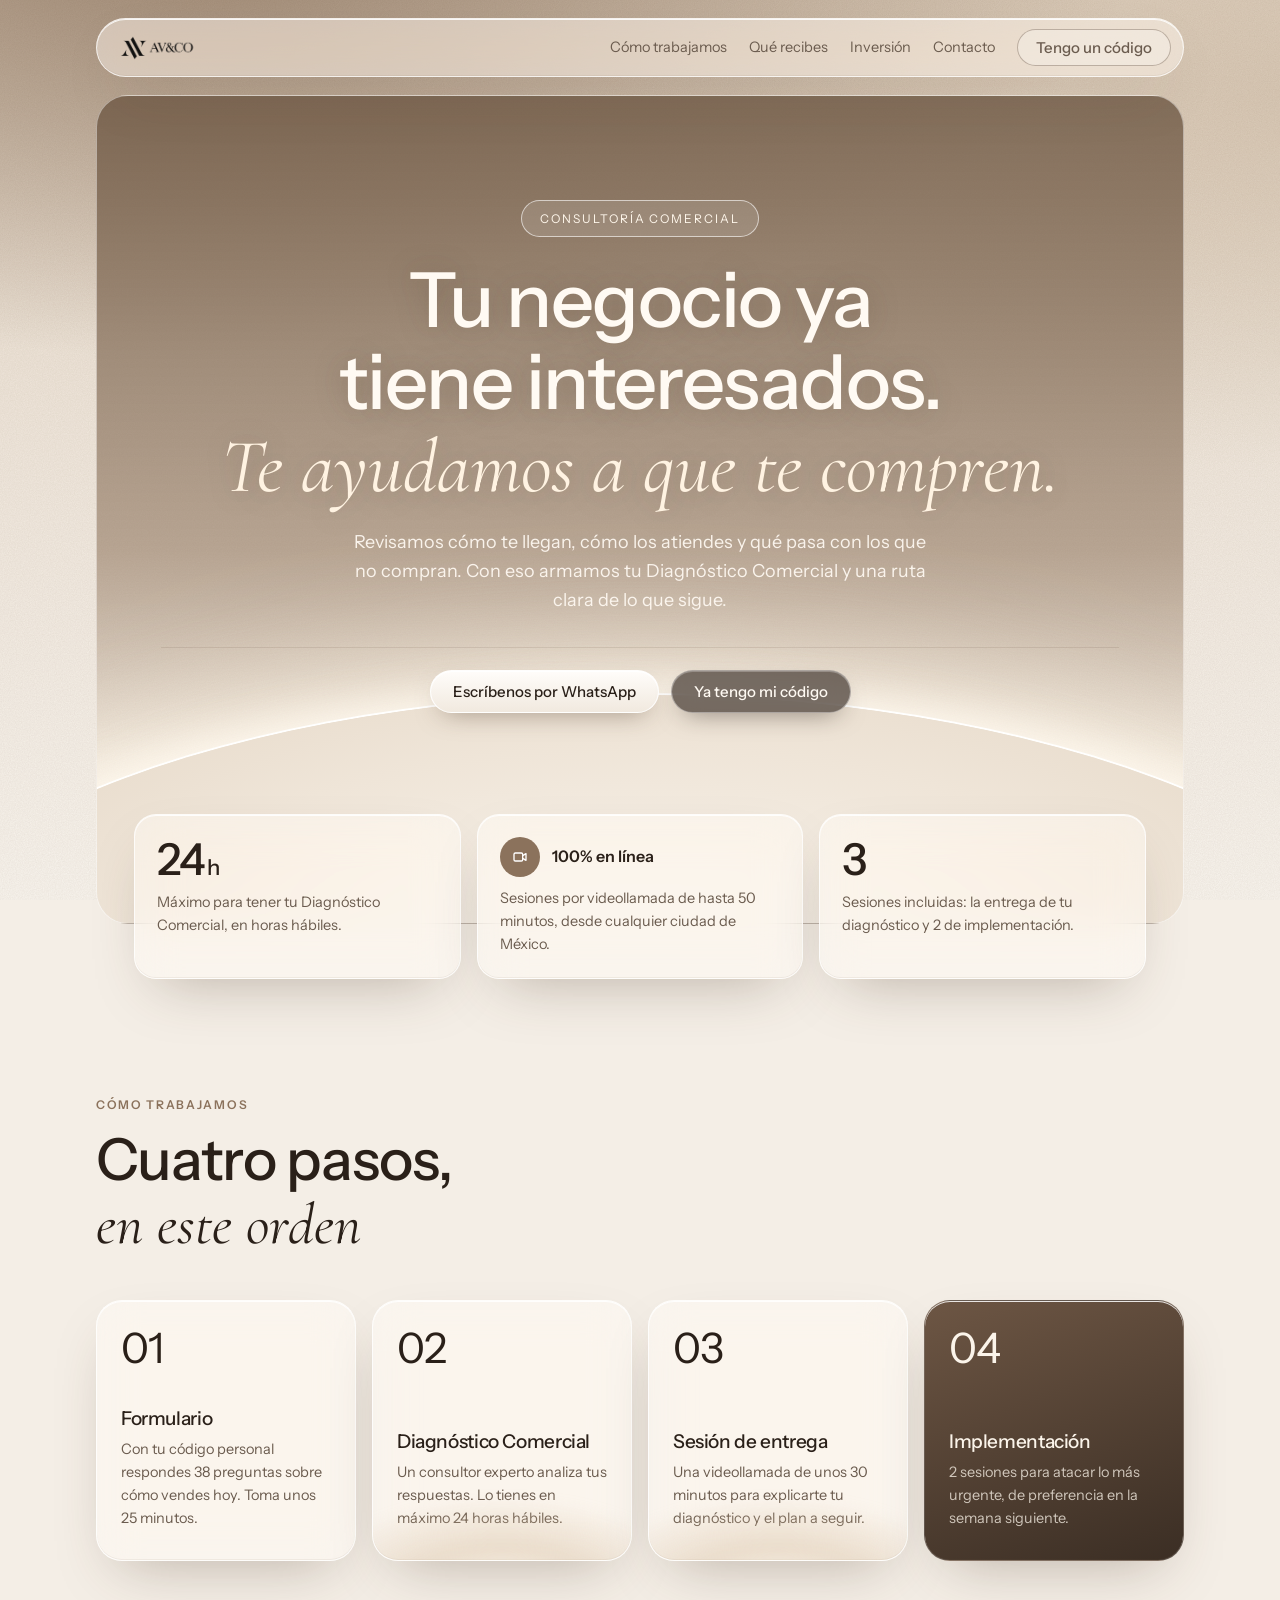
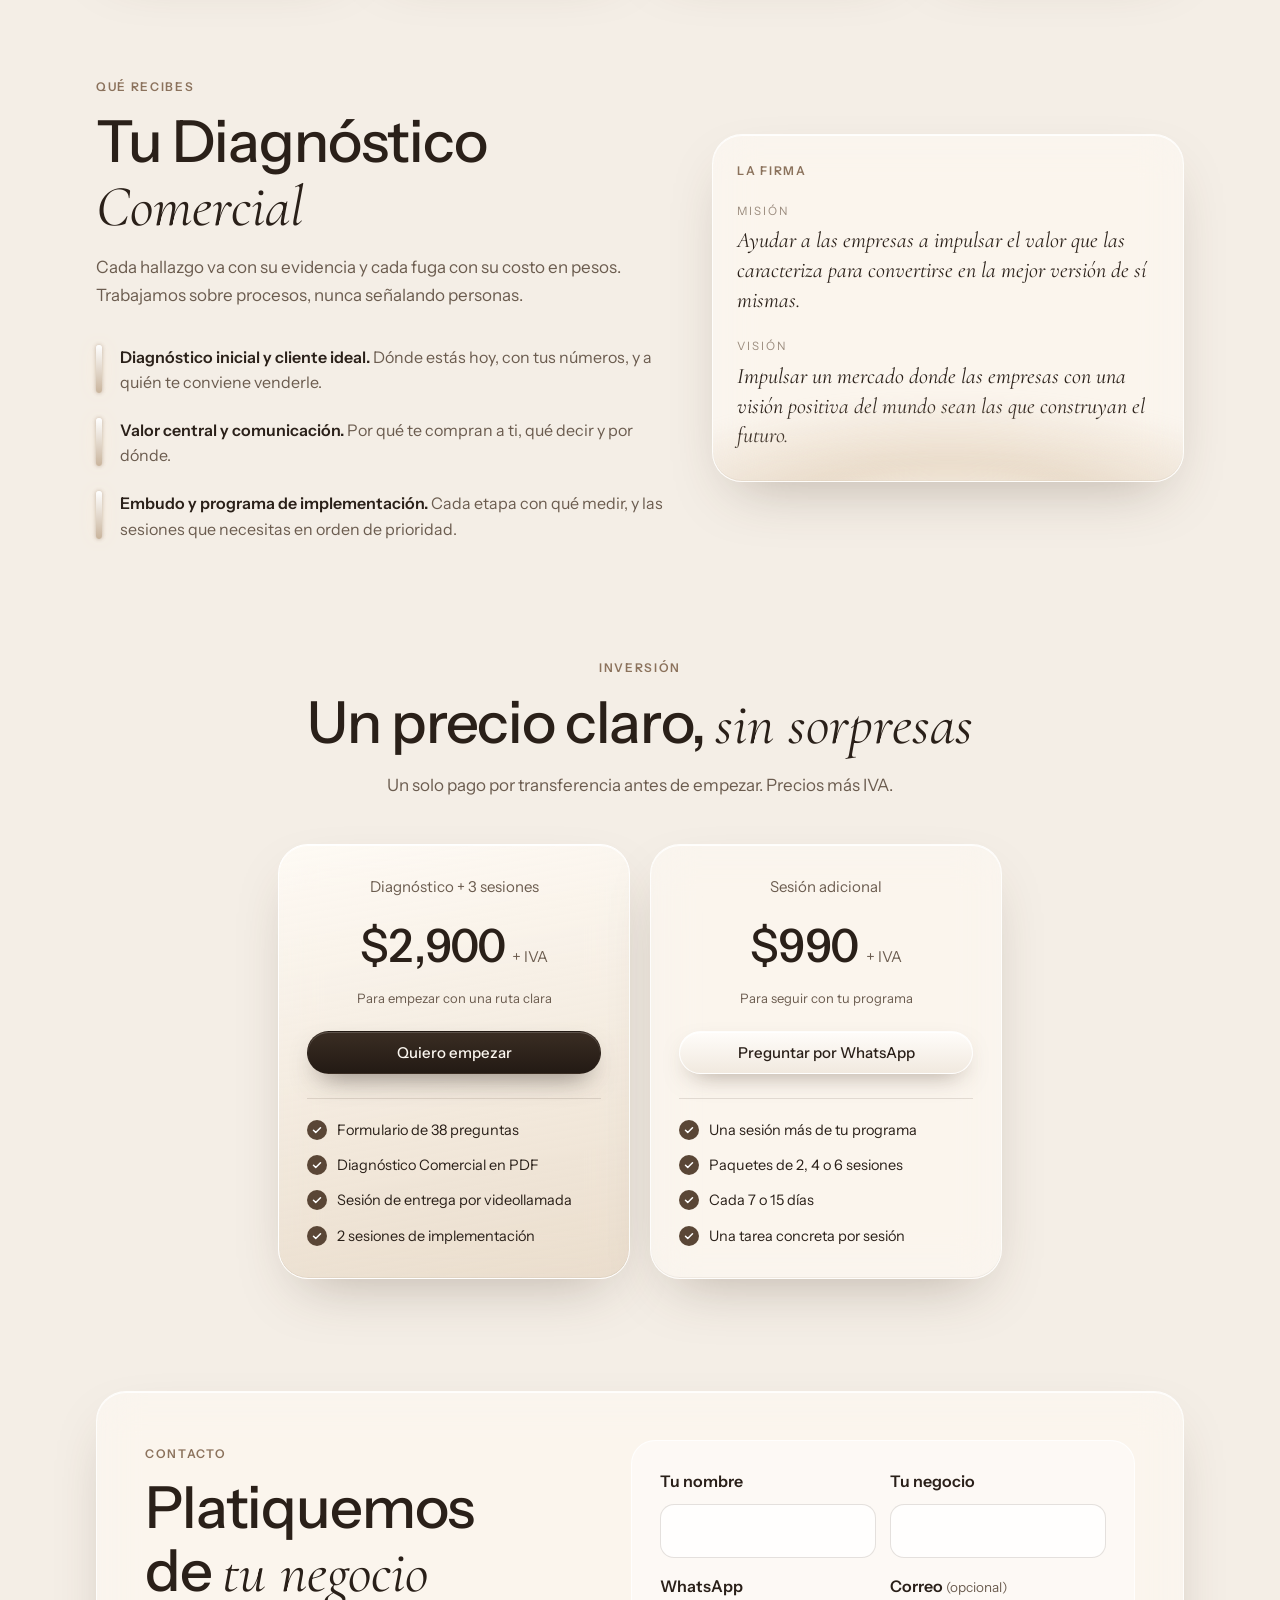
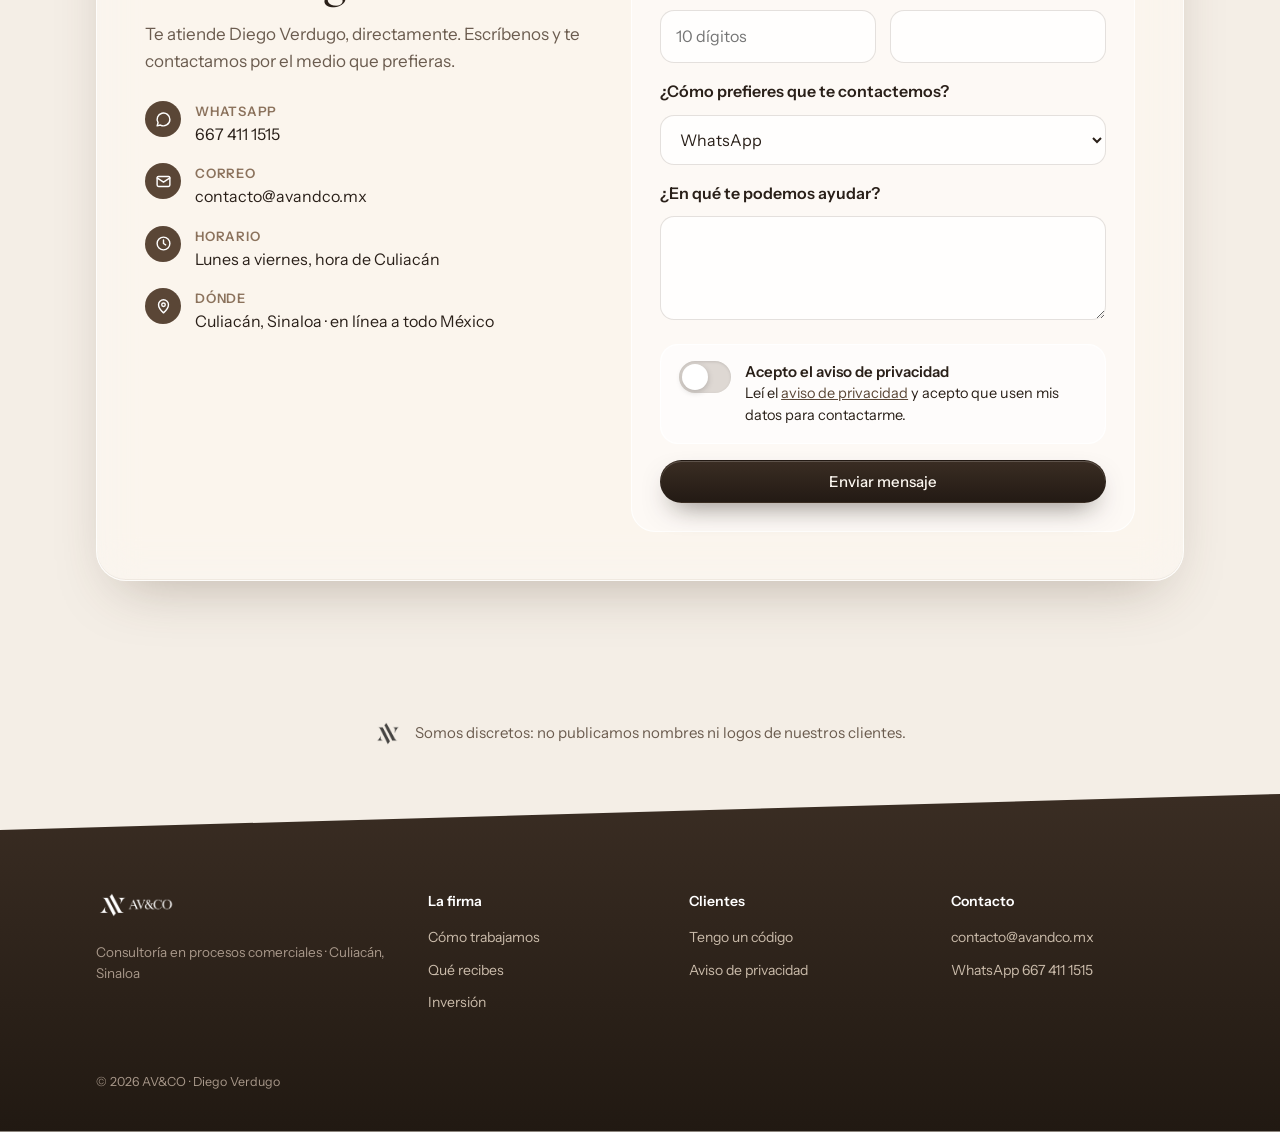
<file: index.html>
<!doctype html>
<html lang="es-MX">
<head>
  <meta charset="utf-8">
  <meta name="viewport" content="width=device-width, initial-scale=1">
  <title>AV&amp;CO · Consultoría comercial</title>
  <meta name="description" content="AV&CO revisa cómo llegan, cómo se atienden y cómo se da seguimiento a los interesados de tu negocio, y te entrega tu Diagnóstico Comercial con una ruta clara.">
  <link rel="preload" href="/assets/fuentes/instrument-sans.woff2" as="font" type="font/woff2" crossorigin>
  <link rel="stylesheet" href="/assets/estilos.css?v=10">
  <link rel="icon" href="/assets/marca/favicon.ico" sizes="any">
  <link rel="icon" type="image/png" href="/assets/marca/favicon-32.png">
  <link rel="apple-touch-icon" href="/assets/marca/favicon-dorado.png">
</head>
<body>

<header class="barra"><div class="vidrio">
  <a href="/"><img class="logo" src="/assets/marca/logo.png" alt="AV&amp;CO" width="80" height="30"></a>
  <nav class="links" aria-label="Principal">
    <a href="#como-trabajamos">Cómo trabajamos</a><a href="#que-recibes">Qué recibes</a><a href="#inversion">Inversión</a><a href="#contacto">Contacto</a>
    <a class="btn btn-linea btn-chico" href="/formulario/">Tengo un código</a>
  </nav>
  <button class="menu-btn" type="button" aria-label="Menú" aria-expanded="false" aria-controls="menu-movil" id="menu-btn"><span></span><span></span></button>
  <div class="menu-movil vidrio" id="menu-movil" hidden>
    <a href="#como-trabajamos">Cómo trabajamos</a><a href="#que-recibes">Qué recibes</a><a href="#inversion">Inversión</a><a href="#contacto">Contacto</a>
    <a class="btn btn-oscuro" href="/formulario/">Tengo un código</a>
  </div>
</div></header>

<main>
  <section class="portada">
    <div class="lienzo">
      <div class="arco" aria-hidden="true"></div>
      <span class="pastilla">Consultoría comercial</span>
      <h1>Tu negocio ya tiene interesados.<br><span class="serif">Te ayudamos a que te compren.</span></h1>
      <p class="entrada">Revisamos cómo te llegan, cómo los atiendes y qué pasa con los que no compran. Con eso armamos tu Diagnóstico Comercial y una ruta clara de lo que sigue.</p>
      <div class="acciones">
        <a class="btn btn-claro" href="https://wa.me/526674111515" rel="noopener">Escríbenos por WhatsApp</a>
        <a class="btn btn-cristal" href="/formulario/">Ya tengo mi código</a>
      </div>
    </div>
    <div class="tarjetas-flota">
      <div class="vidrio"><div class="grande">24<small> h</small></div><p>Máximo para tener tu Diagnóstico Comercial, en horas hábiles.</p></div>
      <div class="vidrio"><div class="fila"><div class="icono-redondo"><svg width="16" height="16" viewBox="0 0 24 24" fill="none" stroke="#fff" stroke-width="2" stroke-linecap="round" stroke-linejoin="round" aria-hidden="true"><rect x="3" y="6" width="13" height="12" rx="2"/><path d="M16 10l5-3v10l-5-3"/></svg></div><b>100% en línea</b></div><p>Sesiones por videollamada de hasta 50 minutos, desde cualquier ciudad de México.</p></div>
      <div class="vidrio"><div class="grande">3</div><p>Sesiones incluidas: la entrega de tu diagnóstico y 2 de implementación.</p></div>
    </div>
  </section>

  <section class="seccion" id="como-trabajamos"><div class="env">
    <span class="etiqueta">Cómo trabajamos</span>
    <h2 class="titulo-seccion">Cuatro pasos, <span class="serif">en este orden</span></h2>
    <div class="rejilla-4">
      <div class="tarjeta-info vidrio"><div class="num">01</div><h3>Formulario</h3><p>Con tu código personal respondes 38 preguntas sobre cómo vendes hoy. Toma unos 25 minutos.</p></div>
      <div class="tarjeta-info vidrio brillo"><div class="num">02</div><h3>Diagnóstico Comercial</h3><p>Un consultor experto analiza tus respuestas. Lo tienes en máximo 24 horas hábiles.</p></div>
      <div class="tarjeta-info vidrio brillo"><div class="num">03</div><h3>Sesión de entrega</h3><p>Una videollamada de unos 30 minutos para explicarte tu diagnóstico y el plan a seguir.</p></div>
      <div class="tarjeta-info oscura vidrio"><div class="num">04</div><h3>Implementación</h3><p>2 sesiones para atacar lo más urgente, de preferencia en la semana siguiente.</p></div>
    </div>
  </div></section>

  <section class="seccion" id="que-recibes" style="padding-top:0"><div class="env dos-col">
    <div>
      <span class="etiqueta">Qué recibes</span>
      <h2 class="titulo-seccion">Tu Diagnóstico <span class="serif">Comercial</span></h2>
      <p class="sub">Cada hallazgo va con su evidencia y cada fuga con su costo en pesos. Trabajamos sobre procesos, nunca señalando personas.</p>
      <div class="lista-luz">
        <div><i></i><p><b>Diagnóstico inicial y cliente ideal.</b> <span>Dónde estás hoy, con tus números, y a quién te conviene venderle.</span></p></div>
        <div><i></i><p><b>Valor central y comunicación.</b> <span>Por qué te compran a ti, qué decir y por dónde.</span></p></div>
        <div><i></i><p><b>Embudo y programa de implementación.</b> <span>Cada etapa con qué medir, y las sesiones que necesitas en orden de prioridad.</span></p></div>
      </div>
    </div>
    <div class="tarjeta-info vidrio brillo firma">
      <span class="etiqueta">La firma</span>
      <div class="mv"><small>Misión</small><p>Ayudar a las empresas a impulsar el valor que las caracteriza para convertirse en la mejor versión de sí mismas.</p></div>
      <div class="mv"><small>Visión</small><p>Impulsar un mercado donde las empresas con una visión positiva del mundo sean las que construyan el futuro.</p></div>
    </div>
  </div></section>

  <section class="seccion centrado" id="inversion" style="padding-top:0"><div class="env">
    <span class="etiqueta">Inversión</span>
    <h2 class="titulo-seccion" style="max-width:18ch">Un precio claro, <span class="serif">sin sorpresas</span></h2>
    <p class="sub">Un solo pago por transferencia antes de empezar. Precios más IVA.</p>
    <div class="precios">
      <div class="plan vidrio destacado">
        <div class="nombre">Diagnóstico + 3 sesiones</div>
        <div class="precio">$2,900 <small>+ IVA</small></div>
        <p class="nota">Para empezar con una ruta clara</p>
        <a class="btn btn-oscuro" href="https://wa.me/526674111515" rel="noopener">Quiero empezar</a>
        <ul><li><span class="check"><svg width="12" height="12" viewBox="0 0 24 24" fill="none" stroke="#fff" stroke-width="3" stroke-linecap="round" stroke-linejoin="round" aria-hidden="true"><path d="M5 12.5l4.5 4.5L19 7.5"/></svg></span>Formulario de 38 preguntas</li><li><span class="check"><svg width="12" height="12" viewBox="0 0 24 24" fill="none" stroke="#fff" stroke-width="3" stroke-linecap="round" stroke-linejoin="round" aria-hidden="true"><path d="M5 12.5l4.5 4.5L19 7.5"/></svg></span>Diagnóstico Comercial en PDF</li><li><span class="check"><svg width="12" height="12" viewBox="0 0 24 24" fill="none" stroke="#fff" stroke-width="3" stroke-linecap="round" stroke-linejoin="round" aria-hidden="true"><path d="M5 12.5l4.5 4.5L19 7.5"/></svg></span>Sesión de entrega por videollamada</li><li><span class="check"><svg width="12" height="12" viewBox="0 0 24 24" fill="none" stroke="#fff" stroke-width="3" stroke-linecap="round" stroke-linejoin="round" aria-hidden="true"><path d="M5 12.5l4.5 4.5L19 7.5"/></svg></span>2 sesiones de implementación</li></ul>
      </div>
      <div class="plan vidrio">
        <div class="nombre">Sesión adicional</div>
        <div class="precio">$990 <small>+ IVA</small></div>
        <p class="nota">Para seguir con tu programa</p>
        <a class="btn btn-claro" href="https://wa.me/526674111515" rel="noopener">Preguntar por WhatsApp</a>
        <ul><li><span class="check"><svg width="12" height="12" viewBox="0 0 24 24" fill="none" stroke="#fff" stroke-width="3" stroke-linecap="round" stroke-linejoin="round" aria-hidden="true"><path d="M5 12.5l4.5 4.5L19 7.5"/></svg></span>Una sesión más de tu programa</li><li><span class="check"><svg width="12" height="12" viewBox="0 0 24 24" fill="none" stroke="#fff" stroke-width="3" stroke-linecap="round" stroke-linejoin="round" aria-hidden="true"><path d="M5 12.5l4.5 4.5L19 7.5"/></svg></span>Paquetes de 2, 4 o 6 sesiones</li><li><span class="check"><svg width="12" height="12" viewBox="0 0 24 24" fill="none" stroke="#fff" stroke-width="3" stroke-linecap="round" stroke-linejoin="round" aria-hidden="true"><path d="M5 12.5l4.5 4.5L19 7.5"/></svg></span>Cada 7 o 15 días</li><li><span class="check"><svg width="12" height="12" viewBox="0 0 24 24" fill="none" stroke="#fff" stroke-width="3" stroke-linecap="round" stroke-linejoin="round" aria-hidden="true"><path d="M5 12.5l4.5 4.5L19 7.5"/></svg></span>Una tarea concreta por sesión</li></ul>
      </div>
    </div>
  </div></section>

  <section class="seccion" id="contacto" style="padding-top:0"><div class="env">
    <div class="contacto-caja vidrio">
      <div class="contacto-intro">
        <span class="etiqueta">Contacto</span>
        <h2 class="titulo-seccion">Platiquemos de <span class="serif">tu negocio</span></h2>
        <p class="sub">Te atiende Diego Verdugo, directamente. Escríbenos y te contactamos por el medio que prefieras.</p>
        <ul class="contacto-datos">
          <li><span class="ic" aria-hidden="true"><svg width="17" height="17" viewBox="0 0 24 24" fill="none" stroke="#fff" stroke-width="2" stroke-linecap="round" stroke-linejoin="round"><path d="M21 12a9 9 0 0 1-13.4 7.8L3 21l1.3-4.5A9 9 0 1 1 21 12z"/></svg></span><div><b>WhatsApp</b><a href="https://wa.me/526674111515" rel="noopener">667 411 1515</a></div></li>
          <li><span class="ic" aria-hidden="true"><svg width="17" height="17" viewBox="0 0 24 24" fill="none" stroke="#fff" stroke-width="2" stroke-linecap="round" stroke-linejoin="round"><rect x="3" y="5" width="18" height="14" rx="2"/><path d="M3 7l9 6 9-6"/></svg></span><div><b>Correo</b><a href="mailto:contacto@avandco.mx">contacto@avandco.mx</a></div></li>
          <li><span class="ic" aria-hidden="true"><svg width="17" height="17" viewBox="0 0 24 24" fill="none" stroke="#fff" stroke-width="2" stroke-linecap="round" stroke-linejoin="round"><circle cx="12" cy="12" r="9"/><path d="M12 7v5l3 2"/></svg></span><div><b>Horario</b><span>Lunes a viernes, hora de Culiacán</span></div></li>
          <li><span class="ic" aria-hidden="true"><svg width="17" height="17" viewBox="0 0 24 24" fill="none" stroke="#fff" stroke-width="2" stroke-linecap="round" stroke-linejoin="round"><path d="M12 21s-7-6.2-7-11.5a7 7 0 0 1 14 0C19 14.8 12 21 12 21z"/><circle cx="12" cy="9.5" r="2.5"/></svg></span><div><b>Dónde</b><span>Culiacán, Sinaloa · en línea a todo México</span></div></li>
        </ul>
      </div>

      <form class="contacto-form" id="contacto-form" data-aviso="1.4" novalidate>
        <div class="fila-2">
          <div class="campo"><label for="c-nombre">Tu nombre</label><input type="text" id="c-nombre" autocomplete="name" maxlength="120" required></div>
          <div class="campo"><label for="c-negocio">Tu negocio</label><input type="text" id="c-negocio" autocomplete="organization" maxlength="160" required></div>
        </div>
        <div class="fila-2">
          <div class="campo"><label for="c-whatsapp">WhatsApp</label><input type="tel" id="c-whatsapp" autocomplete="tel" inputmode="tel" maxlength="30" placeholder="10 dígitos" required></div>
          <div class="campo"><label for="c-correo">Correo <span class="ayuda" style="display:inline">(opcional)</span></label><input type="email" id="c-correo" autocomplete="email" maxlength="200"></div>
        </div>
        <div class="campo"><label for="c-canal">¿Cómo prefieres que te contactemos?</label>
          <select id="c-canal"><option>WhatsApp</option><option>Llamada</option><option>Correo</option></select></div>
        <div class="campo"><label for="c-mensaje">¿En qué te podemos ayudar?</label><textarea id="c-mensaje" maxlength="1800" required></textarea></div>
        <div class="trampa" aria-hidden="true"><label for="c-sitio">No llenar</label><input type="text" id="c-sitio" tabindex="-1" autocomplete="off"></div>
        <label class="interruptor" for="c-aviso">
          <input type="checkbox" id="c-aviso"><span class="riel"></span>
          <span class="txt"><b>Acepto el aviso de privacidad</b>Leí el <a href="/privacidad/" target="_blank" rel="noopener">aviso de privacidad</a> y acepto que usen mis datos para contactarme.</span>
        </label>
        <p class="contacto-msj" id="contacto-msj" role="status" aria-live="polite"></p>
        <button class="btn btn-oscuro" type="submit" id="contacto-btn">Enviar mensaje</button>
      </form>
    </div>
  </div></section>
</main>

<div class="discretos"><img src="/assets/marca/isotipo.png" alt="" width="26" height="25"><p>Somos discretos: no publicamos nombres ni logos de nuestros clientes.</p></div>

<footer class="pie"><div class="env">
  <div class="cols">
    <div><img src="/assets/marca/logo-blanco.png" alt="AV&amp;CO" style="height:30px;width:auto"><p class="lema">Consultoría en procesos comerciales · Culiacán, Sinaloa</p></div>
    <div><h4>La firma</h4><a href="#como-trabajamos">Cómo trabajamos</a><a href="#que-recibes">Qué recibes</a><a href="#inversion">Inversión</a></div>
    <div><h4>Clientes</h4><a href="/formulario/">Tengo un código</a><a href="/privacidad/">Aviso de privacidad</a></div>
    <div><h4>Contacto</h4><a href="mailto:contacto@avandco.mx">contacto@avandco.mx</a><a href="https://wa.me/526674111515" rel="noopener">WhatsApp 667 411 1515</a></div>
  </div>
  <p class="legal">© <span id="anio">2026</span> AV&amp;CO · Diego Verdugo</p>
</div></footer>
<script src="/assets/sitio.js?v=3"></script>
</body>
</html>
</file>
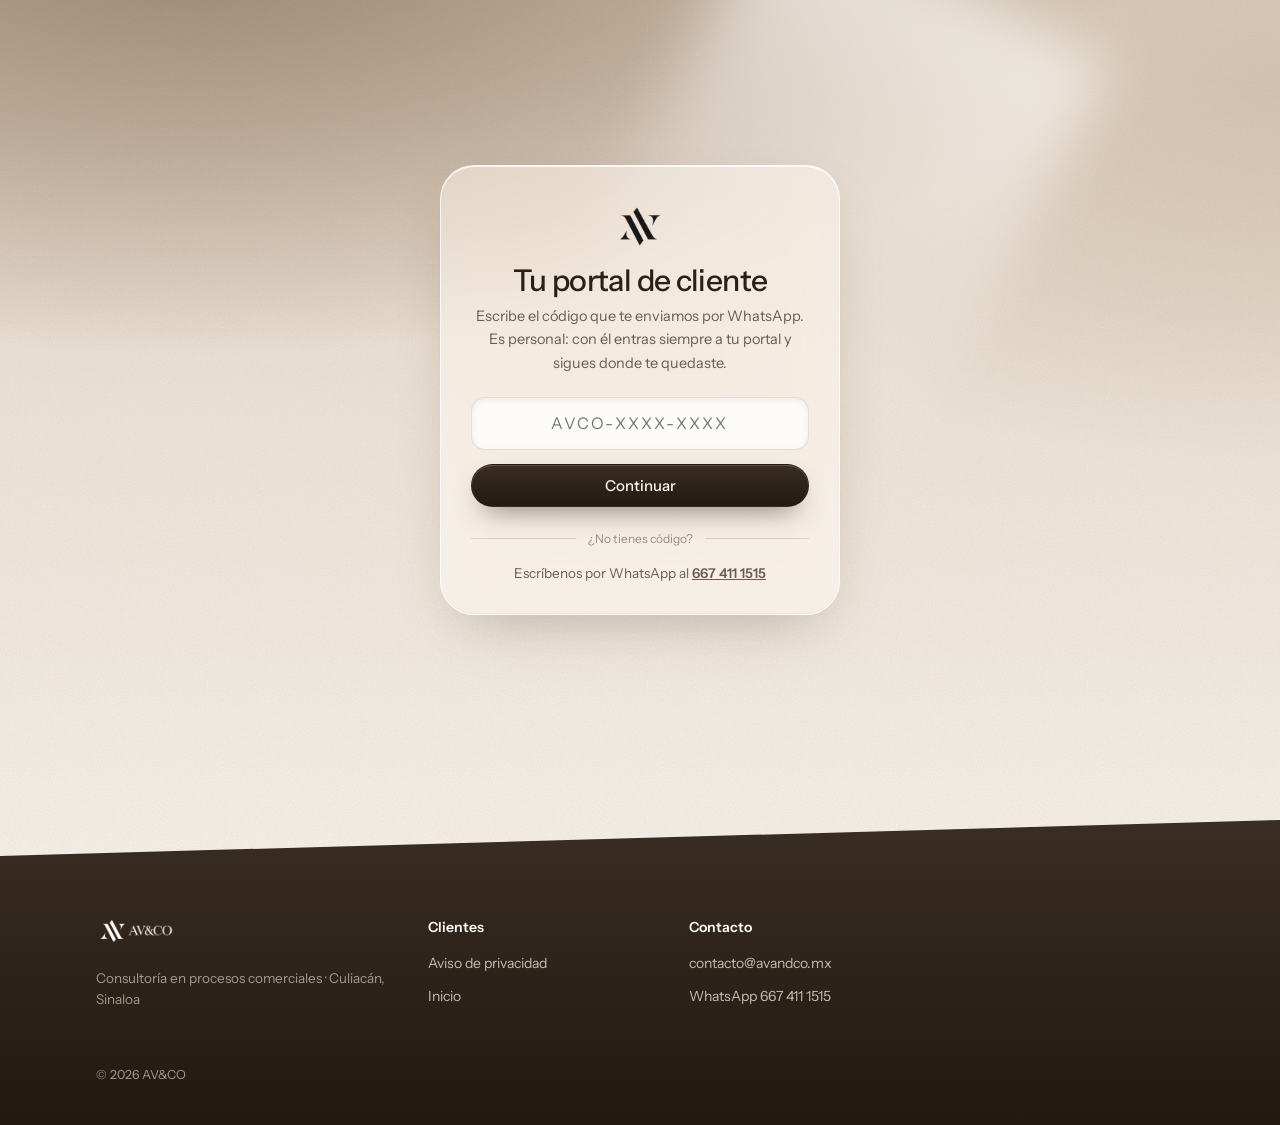
<file: formulario/index.html>
<!doctype html>
<html lang="es-MX">
<head>
  <meta charset="utf-8">
  <meta name="viewport" content="width=device-width, initial-scale=1">
  <meta name="robots" content="noindex">
  <title>Portal del cliente · AV&amp;CO</title>
  <link rel="stylesheet" href="/assets/estilos.css?v=10">
  <link rel="icon" href="/assets/marca/favicon.ico" sizes="any">
  <link rel="icon" type="image/png" href="/assets/marca/favicon-32.png">
  <link rel="apple-touch-icon" href="/assets/marca/favicon-dorado.png">
</head>
<body>

<main>
  <div class="env">

    <!-- Mapa del servicio: se ve en todas las pantallas después de poner el código -->
    <nav id="ruta" class="ruta vidrio" aria-label="Tu avance" hidden><ol id="ruta-lista"></ol><p class="ruta-movil" id="ruta-movil"></p></nav>

    <!-- Paso 0: código -->
    <section id="pantalla-codigo" class="escena">
      <div class="rayo" aria-hidden="true"></div>
      <div class="caja-codigo vidrio">
        <img class="iso" src="/assets/marca/isotipo.png" alt="AV&amp;CO" width="48" height="45">
        <h1>Tu portal de cliente</h1>
        <p class="ayuda-caja">Escribe el código que te enviamos por WhatsApp. Es personal: con él entras siempre a tu portal y sigues donde te quedaste.</p>
        <div id="msg-codigo"></div>
        <form id="form-codigo" novalidate>
          <input id="codigo" class="codigo-input" type="text" aria-label="Código" autocomplete="off" autocapitalize="characters" spellcheck="false" placeholder="AVCO-XXXX-XXXX" maxlength="20" required>
          <button class="btn btn-oscuro" type="submit" id="btn-codigo">Continuar</button>
        </form>
        <div class="separador">¿No tienes código?</div>
        <p class="pie-caja">Escríbenos por WhatsApp al <a href="https://wa.me/526674111515" rel="noopener"><b>667 411 1515</b></a></p>
      </div>
    </section>

    <!-- Autorizaciones (contrato con anexo B, términos y aviso) y datos de pago -->
    <section id="pantalla-portal" class="marco vidrio" hidden>
      <aside class="lateral">
        <img class="logo" src="/assets/marca/logo.png" alt="AV&amp;CO" width="70" height="26">
        <h2>Antes de empezar</h2>
        <p class="paso-movil" id="portal-movil"></p>
        <ol class="pasos" id="portal-pasos"></ol>
      </aside>
      <div class="contenido">
        <span class="etiqueta" id="doc-etiqueta"></span>
        <h1 id="doc-titulo"></h1>
        <p id="doc-intro"></p>
        <div id="msg-doc"></div>
        <div class="aviso-caja doc-texto" id="doc-contenido" tabindex="0"></div>
        <div id="anexo-b" class="anexo-b" hidden>
          <h3>Autorizaciones opcionales · anexo B</h3>
          <p>Actívalas solo si quieres. No activarlas no cambia tu servicio.</p>
          <div id="anexo-b-lista"></div>
        </div>
        <div id="doc-aceptar">
          <label class="interruptor" for="doc-acepto">
            <input type="checkbox" id="doc-acepto"><span class="riel"></span>
            <span class="txt"><b id="doc-acepto-titulo"></b><span id="doc-acepto-texto"></span></span>
          </label>
          <div class="acciones" style="border-top:0">
            <span class="guardado">Se guarda la fecha, la hora y la versión que aceptas.</span>
            <button class="btn btn-oscuro" type="button" id="btn-doc" disabled>Aceptar y continuar</button>
          </div>
        </div>
        <div id="pago-espera" class="espera" hidden>
          <div class="espera-ic" aria-hidden="true"><svg width="22" height="22" viewBox="0 0 24 24" fill="none" stroke="currentColor" stroke-width="2" stroke-linecap="round" stroke-linejoin="round"><circle cx="12" cy="12" r="9"/><path d="M12 7v5l3 2"/></svg></div>
          <div>
            <b>Recibimos tu aceptación</b>
            <p>Manda tu comprobante de pago por WhatsApp al <a href="https://wa.me/526674111515" rel="noopener">667 411 1515</a>. Si necesitas factura, envía junto con él tu Constancia de Situación Fiscal. Cuando confirmemos tu pago te avisamos por WhatsApp y aquí se abre tu formulario.</p>
            <p id="pago-avisado-txt" class="avisado" hidden></p>
            <div class="espera-botones">
              <button class="btn btn-oscuro btn-chico" type="button" id="btn-pago-avisado">Ya hice mi transferencia</button>
              <button class="btn btn-linea btn-chico" type="button" id="btn-revisar-pago">Revisar si ya se abrió</button>
            </div>
          </div>
        </div>
      </div>
    </section>

    <!-- Pasos 2 a 7: bloques de preguntas -->
    <section id="pantalla-preguntas" class="marco vidrio" hidden>
      <aside class="lateral">
        <img class="logo" src="/assets/marca/logo.png" alt="AV&amp;CO" width="70" height="26">
        <h2>Tu formulario</h2>
        <p class="paso-movil" id="paso-movil"></p>
        <ol class="pasos" id="avance"></ol>
      </aside>
      <div class="contenido">
        <span class="etiqueta"><span id="avance-texto"></span> · <span id="bloque-etiqueta"></span></span>
        <h2 id="bloque-titulo"></h2>
        <div id="msg-bloque"></div>
        <form id="form-bloque" novalidate></form>
        <div class="acciones">
          <button class="btn btn-linea" type="button" id="btn-atras">Atrás</button>
          <span class="guardado" id="guardado"></span>
          <button class="btn btn-oscuro" type="button" id="btn-siguiente">Siguiente</button>
        </div>
      </div>
    </section>

    <!-- Final -->
    <section id="pantalla-gracias" class="gracias vidrio" hidden>
      <div class="izq">
        <div class="sello"><div><svg width="26" height="26" viewBox="0 0 24 24" fill="none" stroke="#fff" stroke-width="3" stroke-linecap="round" stroke-linejoin="round" aria-hidden="true"><path d="M5 12.5l4.5 4.5L19 7.5"/></svg></div></div>
        <h1 id="gracias-titulo">Recibimos tus respuestas</h1>
        <p id="gracias-texto">Gracias por tu tiempo. Ya empezamos a trabajar en tu Diagnóstico Comercial.</p>
      </div>
      <div class="der">
        <span class="etiqueta">Lo que sigue</span>
        <h2 style="font-size:24px;margin:8px 0 26px">Tus 3 pasos</h2>
        <div class="paso-g hecho"><span class="bola"><svg width="12" height="12" viewBox="0 0 24 24" fill="none" stroke="#fff" stroke-width="3" stroke-linecap="round" stroke-linejoin="round" aria-hidden="true"><path d="M5 12.5l4.5 4.5L19 7.5"/></svg></span><div><h3>Revisamos tus respuestas</h3><p>Un consultor experto prepara tu Diagnóstico Comercial. Lo tienes en máximo 24 horas hábiles.</p></div></div>
        <div class="paso-g" id="paso-agenda"><span class="bola">2</span><div><h3>Agenda tu sesión de entrega</h3><p>Una videollamada de unos 30 minutos para explicarte tu diagnóstico y el plan a seguir. Elige el día y la hora que te queden mejor.</p><div id="agenda" class="agenda" aria-live="polite"></div></div></div>
        <div class="paso-g" id="paso-guia"><span class="bola">3</span><div><h3>Descarga tu guía y tu contrato</h3><p>«Cómo sacarle provecho a tu Diagnóstico Comercial», para que llegues con todo a tu sesión, y tu contrato en PDF.</p><div id="guia-caja" class="guia-caja"></div></div></div>
        <div id="implementacion" class="implementacion" hidden></div>
        <p style="font-size:14px;color:var(--tinta-2)">¿Dudas o algo que corregir? Escríbenos por WhatsApp al <a href="https://wa.me/526674111515" rel="noopener">667 411 1515</a>.</p>
      </div>
    </section>

    <!-- Cierre del servicio -->
    <section id="pantalla-final" class="gracias vidrio" hidden>
      <div class="izq">
        <div class="sello"><div><svg width="26" height="26" viewBox="0 0 24 24" fill="none" stroke="#fff" stroke-width="3" stroke-linecap="round" stroke-linejoin="round" aria-hidden="true"><path d="M5 12.5l4.5 4.5L19 7.5"/></svg></div></div>
        <h1 id="final-titulo">Servicio terminado</h1>
        <p>Gracias por confiar en AV&amp;CO. Tu Diagnóstico y tus sesiones quedan contigo; lo que sigue es aplicarlo.</p>
      </div>
      <div class="der">
        <span class="etiqueta">Si quieres seguir</span>
        <h2 style="font-size:24px;margin:8px 0 12px">Más sesiones de implementación</h2>
        <p class="final-texto" id="final-extras"></p>
        <a class="btn btn-oscuro btn-chico" id="final-whatsapp" href="https://wa.me/526674111515" rel="noopener" target="_blank">Pedir más sesiones por WhatsApp</a>
        <div class="opinion" id="opinion">
          <h3>¿Cómo te fue?</h3>
          <form id="form-opinion" novalidate>
            <div class="campo"><span class="etiqueta-campo">Del 1 al 5, ¿cómo calificas el servicio?</span>
              <div class="opciones estrellas" id="op-satisfaccion"></div></div>
            <div class="campo"><label class="interruptor" for="op-recomienda"><input type="checkbox" id="op-recomienda"><span class="riel"></span><span class="txt"><b>Nos recomendarías</b><span id="op-recomienda-txt">No</span></span></label></div>
            <div class="campo"><label for="op-comentario">¿Algo que quieras contarnos? <span class="ayuda">Opcional</span></label><textarea id="op-comentario" maxlength="1800"></textarea></div>
            <div id="msg-opinion"></div>
            <button class="btn btn-oscuro btn-chico" type="submit" id="btn-opinion">Enviar opinión</button>
          </form>
        </div>
        <div class="final-descargas" id="final-descargas"></div>
      </div>
    </section>

  </div>
</main>

<footer class="pie"><div class="env">
  <div class="cols">
    <div><img src="/assets/marca/logo-blanco.png" alt="AV&amp;CO" style="height:30px;width:auto"><p class="lema">Consultoría en procesos comerciales · Culiacán, Sinaloa</p></div>
    <div><h4>Clientes</h4><a href="/privacidad/">Aviso de privacidad</a><a href="/">Inicio</a></div>
    <div><h4>Contacto</h4><a href="mailto:contacto@avandco.mx">contacto@avandco.mx</a><a href="https://wa.me/526674111515" rel="noopener">WhatsApp 667 411 1515</a></div>
  </div>
  <p class="legal">© 2026 AV&amp;CO</p>
</div></footer>

<div id="velo-agenda" class="velo-agenda" hidden>
  <div class="modal vidrio" role="dialog" aria-modal="true" aria-labelledby="modal-titulo">
    <div class="sello"><div><svg width="26" height="26" viewBox="0 0 24 24" fill="none" stroke="#fff" stroke-width="3" stroke-linecap="round" stroke-linejoin="round" aria-hidden="true"><path d="M5 12.5l4.5 4.5L19 7.5"/></svg></div></div>
    <h2 id="modal-titulo">Gracias por agendar</h2>
    <p id="modal-cita" class="modal-cita"></p>
    <p id="modal-correo"></p>
    <ul class="modal-lista">
      <li>Busca un lugar tranquilo.</li>
      <li>Revisa que tengas buena conexión.</li>
      <li>Entra desde una computadora para ver bien tu diagnóstico.</li>
    </ul>
    <p>Ya puedes descargar tu guía.</p>
    <div class="modal-botones">
      <button type="button" class="btn btn-oscuro" id="modal-guia">Descargar mi guía</button>
      <button type="button" class="btn btn-linea" id="modal-cerrar">Cerrar</button>
    </div>
  </div>
</div>

<!-- Contrato para descargar en PDF (solo se ve al imprimir o guardar como PDF) -->
<div id="impresion" class="impresion" aria-hidden="true"></div>

<script src="/assets/formulario.js?v=12"></script>
</body>
</html>
</file>
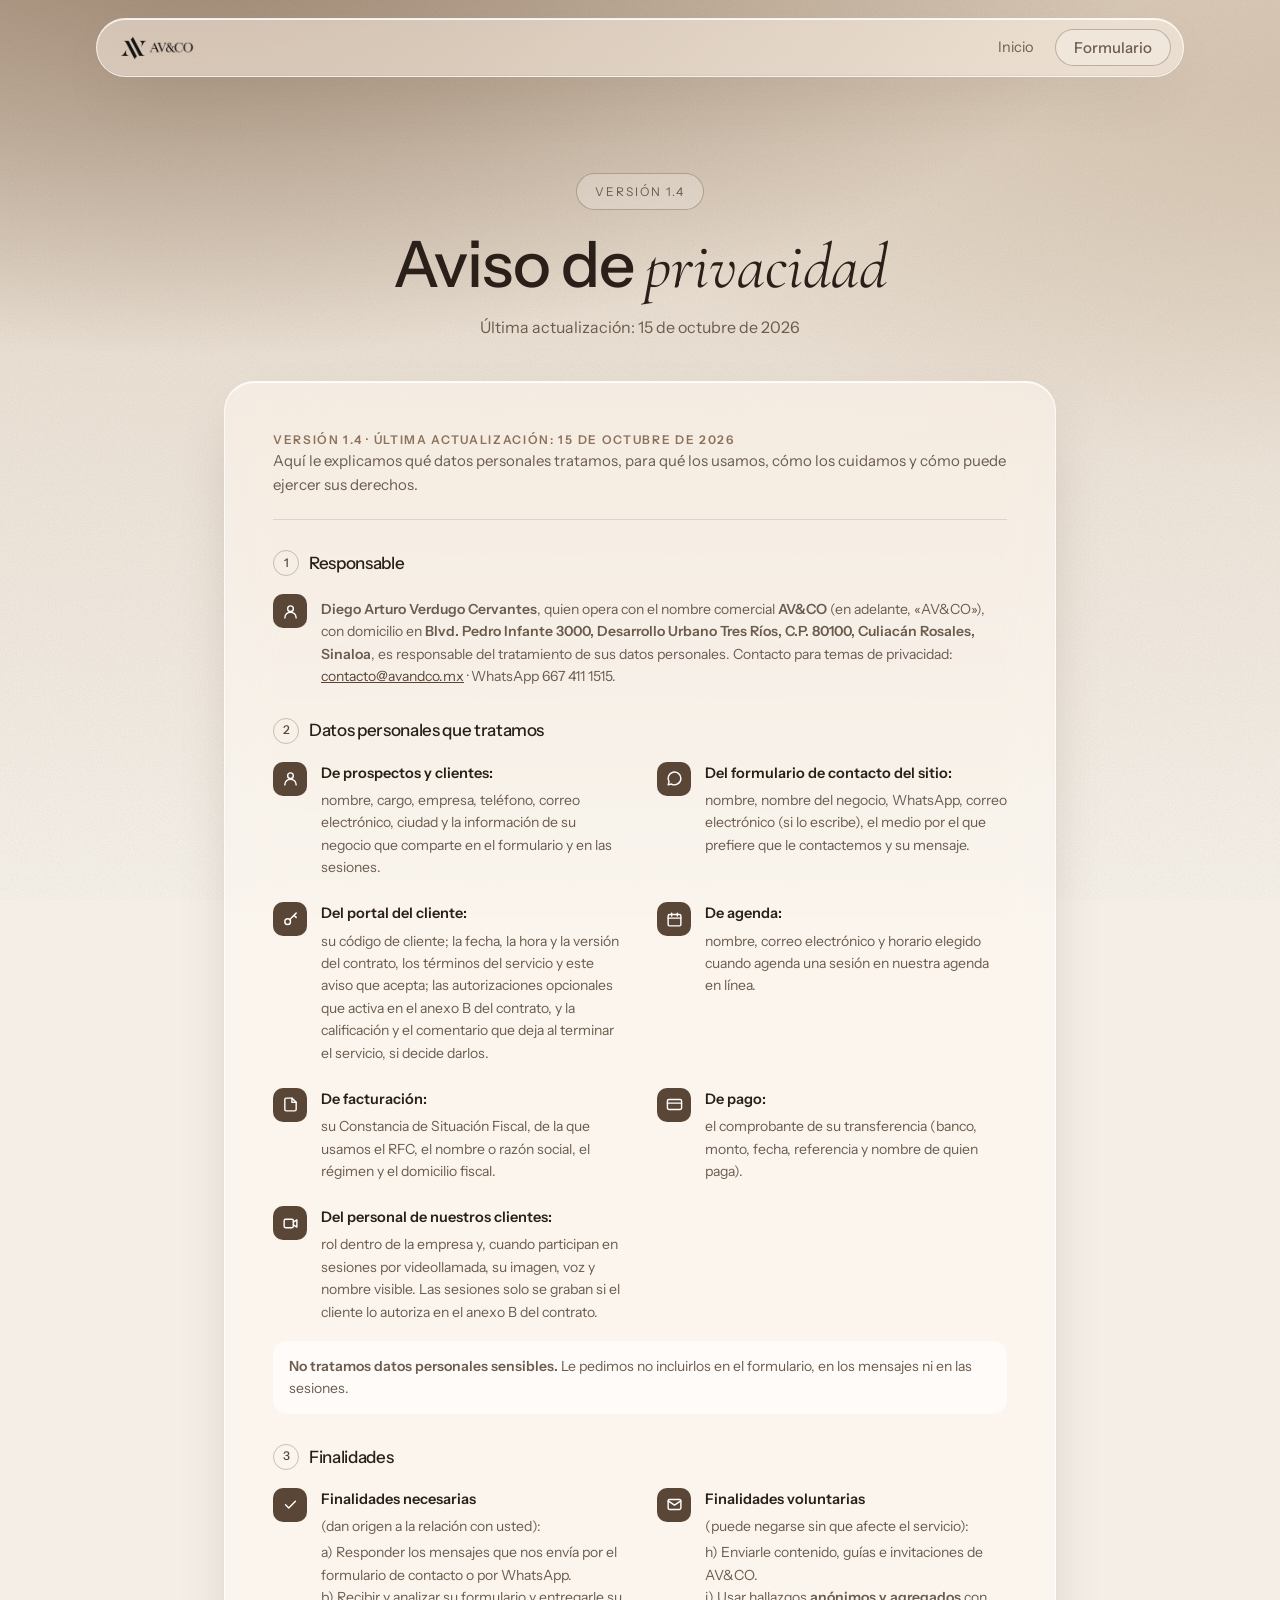
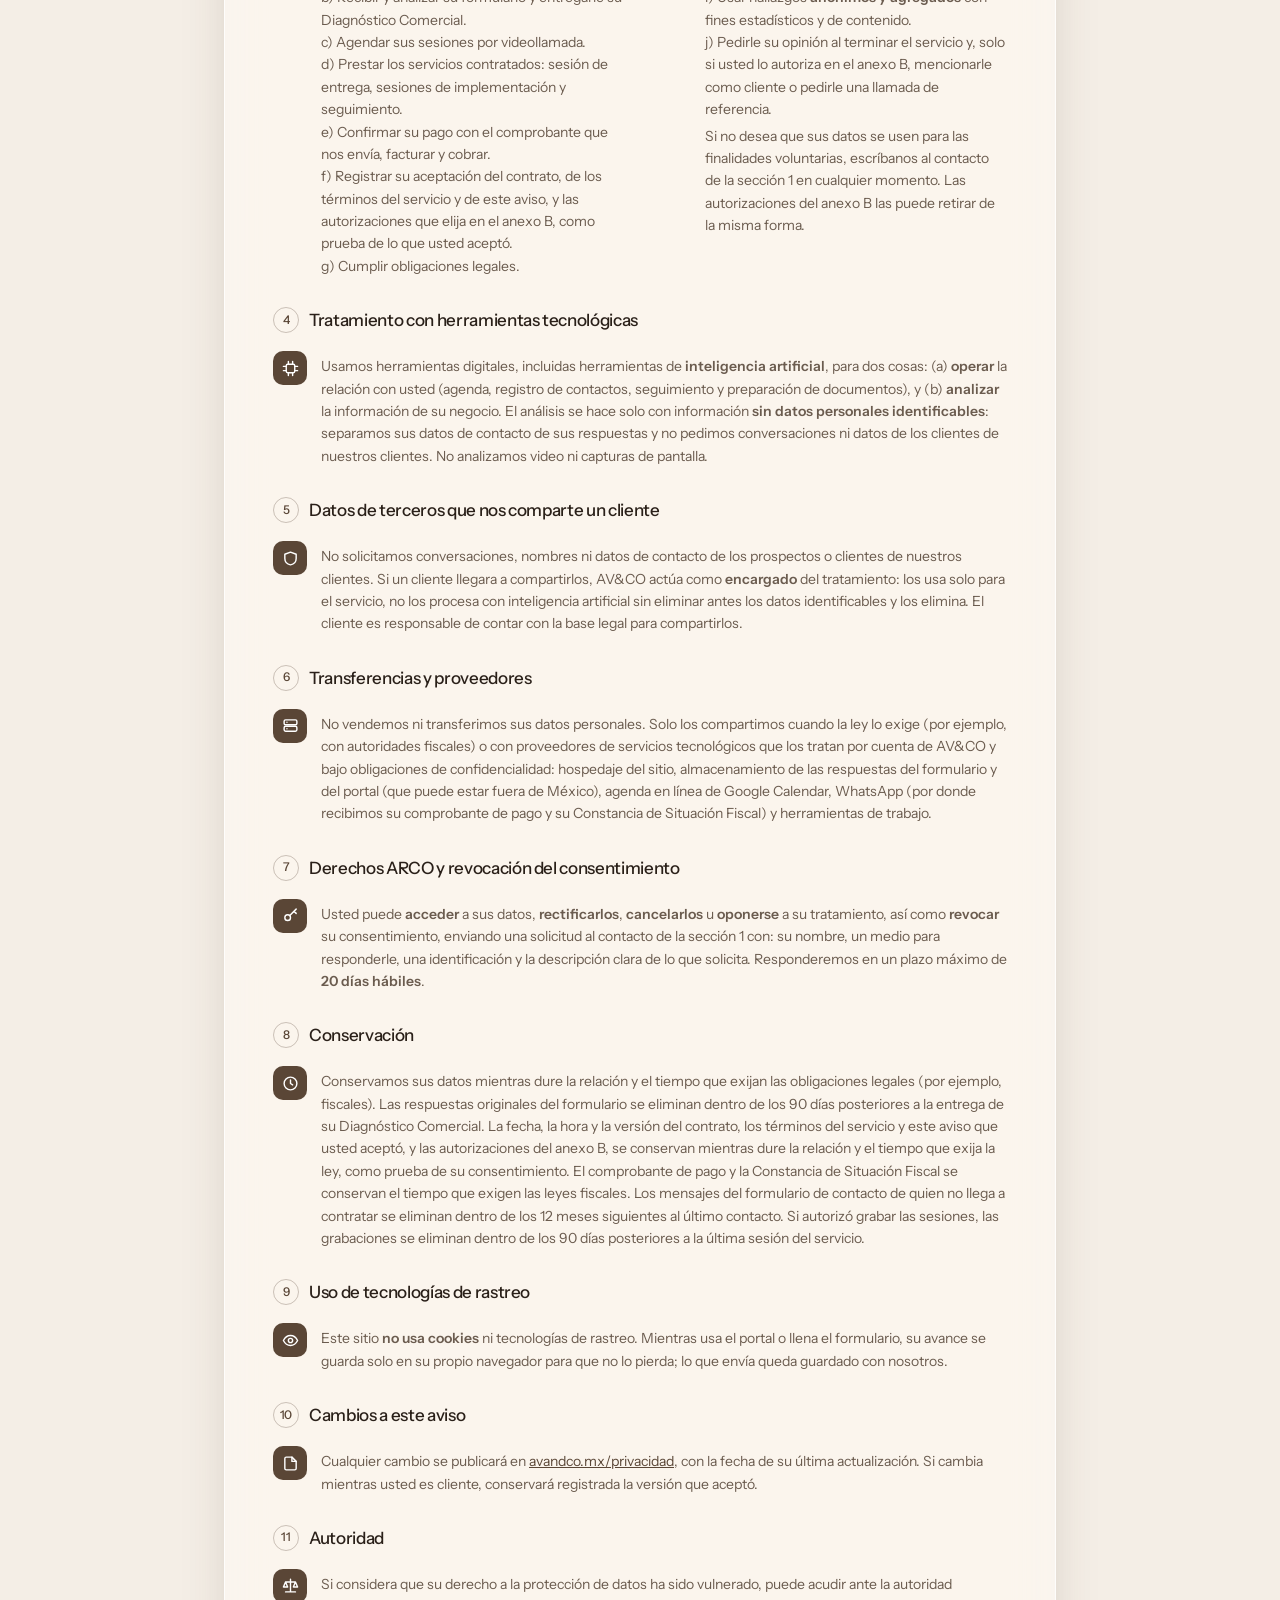
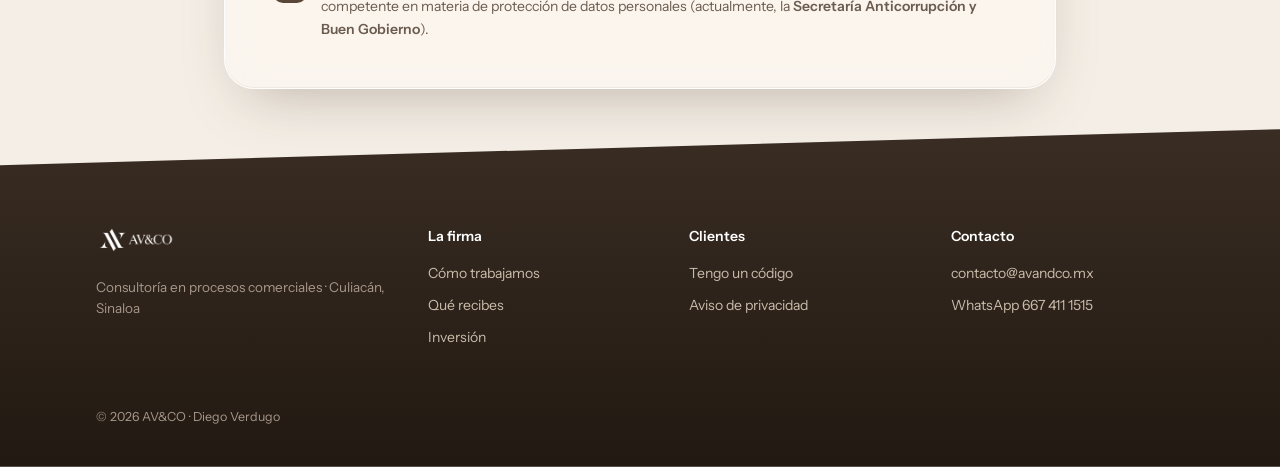
<file: privacidad/index.html>
<!doctype html>
<html lang="es-MX">
<head>
  <meta charset="utf-8">
  <meta name="viewport" content="width=device-width, initial-scale=1">
  <title>Aviso de privacidad · AV&amp;CO</title>
  <link rel="stylesheet" href="/assets/estilos.css?v=10">
  <link rel="icon" href="/assets/marca/favicon.ico" sizes="any">
  <link rel="icon" type="image/png" href="/assets/marca/favicon-32.png">
  <link rel="apple-touch-icon" href="/assets/marca/favicon-dorado.png">
</head>
<body>

<header class="barra"><div class="vidrio">
  <a href="/"><img class="logo" src="/assets/marca/logo.png" alt="AV&amp;CO" width="80" height="30"></a>
  <nav class="links siempre" aria-label="Principal"><a href="/">Inicio</a><a class="btn btn-linea btn-chico" href="/formulario/">Formulario</a></nav>
</div></header>

<main>
  <div class="doc-cab"><span class="pastilla">Versión 1.4</span><h1>Aviso de <span class="serif">privacidad</span></h1><p>Última actualización: 15 de octubre de 2026</p></div>
  <div class="env">
    <!-- El formulario lee este <article> para mostrar el aviso completo. Si se cambia el texto, cambia también la versión. -->
    <article id="aviso" class="doc vidrio" data-version="1.4">
      <p class="etiqueta">Versión 1.4 · Última actualización: <span data-fecha>15 de octubre de 2026</span></p>
      <h1 hidden>Aviso de privacidad integral</h1>
      <p class="intro">Aquí le explicamos qué datos personales tratamos, para qué los usamos, cómo los cuidamos y cómo puede ejercer sus derechos.</p>
      <h2><span class="n-sec">1</span>Responsable</h2>
      <div class="rejilla-doc una"><div class="item-doc"><span class="ic"><svg width="17" height="17" viewBox="0 0 24 24" fill="none" stroke="#fff" stroke-width="2" stroke-linecap="round" stroke-linejoin="round" aria-hidden="true"><circle cx="12" cy="8" r="4"/><path d="M4 21a8 8 0 0 1 16 0"/></svg></span><div><p><strong>Diego Arturo Verdugo Cervantes</strong>, quien opera con el nombre comercial <strong>AV&amp;CO</strong> (en adelante, «AV&amp;CO»), con domicilio en <strong>Blvd. Pedro Infante 3000, Desarrollo Urbano Tres Ríos, C.P. 80100, Culiacán Rosales, Sinaloa</strong>, es responsable del tratamiento de sus datos personales. Contacto para temas de privacidad: <a href="mailto:contacto@avandco.mx">contacto@avandco.mx</a> · WhatsApp 667 411 1515.</p></div></div></div>
      <h2><span class="n-sec">2</span>Datos personales que tratamos</h2>
      <div class="rejilla-doc"><div class="item-doc"><span class="ic"><svg width="17" height="17" viewBox="0 0 24 24" fill="none" stroke="#fff" stroke-width="2" stroke-linecap="round" stroke-linejoin="round" aria-hidden="true"><circle cx="12" cy="8" r="4"/><path d="M4 21a8 8 0 0 1 16 0"/></svg></span><div><b>De prospectos y clientes:</b><p>nombre, cargo, empresa, teléfono, correo electrónico, ciudad y la información de su negocio que comparte en el formulario y en las sesiones.</p></div></div><div class="item-doc"><span class="ic"><svg width="17" height="17" viewBox="0 0 24 24" fill="none" stroke="#fff" stroke-width="2" stroke-linecap="round" stroke-linejoin="round" aria-hidden="true"><path d="M21 12a9 9 0 0 1-13.4 7.8L3 21l1.3-4.5A9 9 0 1 1 21 12z"/></svg></span><div><b>Del formulario de contacto del sitio:</b><p>nombre, nombre del negocio, WhatsApp, correo electrónico (si lo escribe), el medio por el que prefiere que le contactemos y su mensaje.</p></div></div><div class="item-doc"><span class="ic"><svg width="17" height="17" viewBox="0 0 24 24" fill="none" stroke="#fff" stroke-width="2" stroke-linecap="round" stroke-linejoin="round" aria-hidden="true"><circle cx="8" cy="15" r="4"/><path d="M11 12l9-9M17 6l3 3"/></svg></span><div><b>Del portal del cliente:</b><p>su código de cliente; la fecha, la hora y la versión del contrato, los términos del servicio y este aviso que acepta; las autorizaciones opcionales que activa en el anexo B del contrato, y la calificación y el comentario que deja al terminar el servicio, si decide darlos.</p></div></div><div class="item-doc"><span class="ic"><svg width="17" height="17" viewBox="0 0 24 24" fill="none" stroke="#fff" stroke-width="2" stroke-linecap="round" stroke-linejoin="round" aria-hidden="true"><rect x="3" y="5" width="18" height="16" rx="2"/><path d="M3 10h18M8 3v4M16 3v4"/></svg></span><div><b>De agenda:</b><p>nombre, correo electrónico y horario elegido cuando agenda una sesión en nuestra agenda en línea.</p></div></div><div class="item-doc"><span class="ic"><svg width="17" height="17" viewBox="0 0 24 24" fill="none" stroke="#fff" stroke-width="2" stroke-linecap="round" stroke-linejoin="round" aria-hidden="true"><path d="M14 3H6a2 2 0 0 0-2 2v14a2 2 0 0 0 2 2h12a2 2 0 0 0 2-2V9z"/><path d="M14 3v6h6"/></svg></span><div><b>De facturación:</b><p>su Constancia de Situación Fiscal, de la que usamos el RFC, el nombre o razón social, el régimen y el domicilio fiscal.</p></div></div><div class="item-doc"><span class="ic"><svg width="17" height="17" viewBox="0 0 24 24" fill="none" stroke="#fff" stroke-width="2" stroke-linecap="round" stroke-linejoin="round" aria-hidden="true"><rect x="2" y="5" width="20" height="14" rx="2"/><path d="M2 10h20"/></svg></span><div><b>De pago:</b><p>el comprobante de su transferencia (banco, monto, fecha, referencia y nombre de quien paga).</p></div></div><div class="item-doc"><span class="ic"><svg width="17" height="17" viewBox="0 0 24 24" fill="none" stroke="#fff" stroke-width="2" stroke-linecap="round" stroke-linejoin="round" aria-hidden="true"><rect x="3" y="6" width="13" height="12" rx="2"/><path d="M16 10l5-3v10l-5-3"/></svg></span><div><b>Del personal de nuestros clientes:</b><p>rol dentro de la empresa y, cuando participan en sesiones por videollamada, su imagen, voz y nombre visible. Las sesiones solo se graban si el cliente lo autoriza en el anexo B del contrato.</p></div></div></div>
      <p class="nota-doc"><strong>No tratamos datos personales sensibles.</strong> Le pedimos no incluirlos en el formulario, en los mensajes ni en las sesiones.</p>
      <h2><span class="n-sec">3</span>Finalidades</h2>
      <div class="rejilla-doc"><div class="item-doc"><span class="ic"><svg width="17" height="17" viewBox="0 0 24 24" fill="none" stroke="#fff" stroke-width="2" stroke-linecap="round" stroke-linejoin="round" aria-hidden="true"><path d="M5 12.5l4.5 4.5L19 7.5"/></svg></span><div><b>Finalidades necesarias</b><p>(dan origen a la relación con usted):</p><p>a) Responder los mensajes que nos envía por el formulario de contacto o por WhatsApp.<br>b) Recibir y analizar su formulario y entregarle su Diagnóstico Comercial.<br>c) Agendar sus sesiones por videollamada.<br>d) Prestar los servicios contratados: sesión de entrega, sesiones de implementación y seguimiento.<br>e) Confirmar su pago con el comprobante que nos envía, facturar y cobrar.<br>f) Registrar su aceptación del contrato, de los términos del servicio y de este aviso, y las autorizaciones que elija en el anexo B, como prueba de lo que usted aceptó.<br>g) Cumplir obligaciones legales.</p></div></div><div class="item-doc"><span class="ic"><svg width="17" height="17" viewBox="0 0 24 24" fill="none" stroke="#fff" stroke-width="2" stroke-linecap="round" stroke-linejoin="round" aria-hidden="true"><rect x="3" y="5" width="18" height="14" rx="2"/><path d="M3 7l9 6 9-6"/></svg></span><div><b>Finalidades voluntarias</b><p>(puede negarse sin que afecte el servicio):</p><p>h) Enviarle contenido, guías e invitaciones de AV&amp;CO.<br>i) Usar hallazgos <strong>anónimos y agregados</strong> con fines estadísticos y de contenido.<br>j) Pedirle su opinión al terminar el servicio y, solo si usted lo autoriza en el anexo B, mencionarle como cliente o pedirle una llamada de referencia.</p><p>Si no desea que sus datos se usen para las finalidades voluntarias, escríbanos al contacto de la sección 1 en cualquier momento. Las autorizaciones del anexo B las puede retirar de la misma forma.</p></div></div></div>
      <h2><span class="n-sec">4</span>Tratamiento con herramientas tecnológicas</h2>
      <div class="rejilla-doc una"><div class="item-doc"><span class="ic"><svg width="17" height="17" viewBox="0 0 24 24" fill="none" stroke="#fff" stroke-width="2" stroke-linecap="round" stroke-linejoin="round" aria-hidden="true"><rect x="6" y="6" width="12" height="12" rx="2"/><path d="M9 2v4M15 2v4M9 18v4M15 18v4M2 9h4M2 15h4M18 9h4M18 15h4"/></svg></span><div><p>Usamos herramientas digitales, incluidas herramientas de <strong>inteligencia artificial</strong>, para dos cosas: (a) <strong>operar</strong> la relación con usted (agenda, registro de contactos, seguimiento y preparación de documentos), y (b) <strong>analizar</strong> la información de su negocio. El análisis se hace solo con información <strong>sin datos personales identificables</strong>: separamos sus datos de contacto de sus respuestas y no pedimos conversaciones ni datos de los clientes de nuestros clientes. No analizamos video ni capturas de pantalla.</p></div></div></div>
      <h2><span class="n-sec">5</span>Datos de terceros que nos comparte un cliente</h2>
      <div class="rejilla-doc una"><div class="item-doc"><span class="ic"><svg width="17" height="17" viewBox="0 0 24 24" fill="none" stroke="#fff" stroke-width="2" stroke-linecap="round" stroke-linejoin="round" aria-hidden="true"><path d="M12 3l8 3v6c0 5-3.5 8-8 9-4.5-1-8-4-8-9V6z"/></svg></span><div><p>No solicitamos conversaciones, nombres ni datos de contacto de los prospectos o clientes de nuestros clientes. Si un cliente llegara a compartirlos, AV&amp;CO actúa como <strong>encargado</strong> del tratamiento: los usa solo para el servicio, no los procesa con inteligencia artificial sin eliminar antes los datos identificables y los elimina. El cliente es responsable de contar con la base legal para compartirlos.</p></div></div></div>
      <h2><span class="n-sec">6</span>Transferencias y proveedores</h2>
      <div class="rejilla-doc una"><div class="item-doc"><span class="ic"><svg width="17" height="17" viewBox="0 0 24 24" fill="none" stroke="#fff" stroke-width="2" stroke-linecap="round" stroke-linejoin="round" aria-hidden="true"><rect x="3" y="4" width="18" height="7" rx="2"/><rect x="3" y="13" width="18" height="7" rx="2"/><path d="M7 7.5h.01M7 16.5h.01"/></svg></span><div><p>No vendemos ni transferimos sus datos personales. Solo los compartimos cuando la ley lo exige (por ejemplo, con autoridades fiscales) o con proveedores de servicios tecnológicos que los tratan por cuenta de AV&amp;CO y bajo obligaciones de confidencialidad: hospedaje del sitio, almacenamiento de las respuestas del formulario y del portal (que puede estar fuera de México), agenda en línea de Google Calendar, WhatsApp (por donde recibimos su comprobante de pago y su Constancia de Situación Fiscal) y herramientas de trabajo.</p></div></div></div>
      <h2><span class="n-sec">7</span>Derechos ARCO y revocación del consentimiento</h2>
      <div class="rejilla-doc una"><div class="item-doc"><span class="ic"><svg width="17" height="17" viewBox="0 0 24 24" fill="none" stroke="#fff" stroke-width="2" stroke-linecap="round" stroke-linejoin="round" aria-hidden="true"><circle cx="8" cy="15" r="4"/><path d="M11 12l9-9M17 6l3 3"/></svg></span><div><p>Usted puede <strong>acceder</strong> a sus datos, <strong>rectificarlos</strong>, <strong>cancelarlos</strong> u <strong>oponerse</strong> a su tratamiento, así como <strong>revocar</strong> su consentimiento, enviando una solicitud al contacto de la sección 1 con: su nombre, un medio para responderle, una identificación y la descripción clara de lo que solicita. Responderemos en un plazo máximo de <strong>20 días hábiles</strong>.</p></div></div></div>
      <h2><span class="n-sec">8</span>Conservación</h2>
      <div class="rejilla-doc una"><div class="item-doc"><span class="ic"><svg width="17" height="17" viewBox="0 0 24 24" fill="none" stroke="#fff" stroke-width="2" stroke-linecap="round" stroke-linejoin="round" aria-hidden="true"><circle cx="12" cy="12" r="9"/><path d="M12 7v5l3 2"/></svg></span><div><p>Conservamos sus datos mientras dure la relación y el tiempo que exijan las obligaciones legales (por ejemplo, fiscales). Las respuestas originales del formulario se eliminan dentro de los 90 días posteriores a la entrega de su Diagnóstico Comercial. La fecha, la hora y la versión del contrato, los términos del servicio y este aviso que usted aceptó, y las autorizaciones del anexo B, se conservan mientras dure la relación y el tiempo que exija la ley, como prueba de su consentimiento. El comprobante de pago y la Constancia de Situación Fiscal se conservan el tiempo que exigen las leyes fiscales. Los mensajes del formulario de contacto de quien no llega a contratar se eliminan dentro de los 12 meses siguientes al último contacto. Si autorizó grabar las sesiones, las grabaciones se eliminan dentro de los 90 días posteriores a la última sesión del servicio.</p></div></div></div>
      <h2><span class="n-sec">9</span>Uso de tecnologías de rastreo</h2>
      <div class="rejilla-doc una"><div class="item-doc"><span class="ic"><svg width="17" height="17" viewBox="0 0 24 24" fill="none" stroke="#fff" stroke-width="2" stroke-linecap="round" stroke-linejoin="round" aria-hidden="true"><path d="M2 12s3.5-7 10-7 10 7 10 7-3.5 7-10 7S2 12 2 12z"/><circle cx="12" cy="12" r="3"/></svg></span><div><p>Este sitio <strong>no usa cookies</strong> ni tecnologías de rastreo. Mientras usa el portal o llena el formulario, su avance se guarda solo en su propio navegador para que no lo pierda; lo que envía queda guardado con nosotros.</p></div></div></div>
      <h2><span class="n-sec">10</span>Cambios a este aviso</h2>
      <div class="rejilla-doc una"><div class="item-doc"><span class="ic"><svg width="17" height="17" viewBox="0 0 24 24" fill="none" stroke="#fff" stroke-width="2" stroke-linecap="round" stroke-linejoin="round" aria-hidden="true"><path d="M14 3H6a2 2 0 0 0-2 2v14a2 2 0 0 0 2 2h12a2 2 0 0 0 2-2V9z"/><path d="M14 3v6h6"/></svg></span><div><p>Cualquier cambio se publicará en <a href="https://avandco.mx/privacidad/">avandco.mx/privacidad</a>, con la fecha de su última actualización. Si cambia mientras usted es cliente, conservará registrada la versión que aceptó.</p></div></div></div>
      <h2><span class="n-sec">11</span>Autoridad</h2>
      <div class="rejilla-doc una"><div class="item-doc"><span class="ic"><svg width="17" height="17" viewBox="0 0 24 24" fill="none" stroke="#fff" stroke-width="2" stroke-linecap="round" stroke-linejoin="round" aria-hidden="true"><path d="M12 3v18M5 21h14M5 7h14M5 7l-3 7h6zM19 7l-3 7h6z"/></svg></span><div><p>Si considera que su derecho a la protección de datos ha sido vulnerado, puede acudir ante la autoridad competente en materia de protección de datos personales (actualmente, la <strong>Secretaría Anticorrupción y Buen Gobierno</strong>).</p></div></div></div>
    </article>
  </div>
</main>

<footer class="pie"><div class="env">
  <div class="cols">
    <div><img src="/assets/marca/logo-blanco.png" alt="AV&amp;CO" style="height:30px;width:auto"><p class="lema">Consultoría en procesos comerciales · Culiacán, Sinaloa</p></div>
    <div><h4>La firma</h4><a href="/#como-trabajamos">Cómo trabajamos</a><a href="/#que-recibes">Qué recibes</a><a href="/#inversion">Inversión</a></div>
    <div><h4>Clientes</h4><a href="/formulario/">Tengo un código</a><a href="/privacidad/">Aviso de privacidad</a></div>
    <div><h4>Contacto</h4><a href="mailto:contacto@avandco.mx">contacto@avandco.mx</a><a href="https://wa.me/526674111515" rel="noopener">WhatsApp 667 411 1515</a></div>
  </div>
  <p class="legal">© <span id="anio">2026</span> AV&amp;CO · Diego Verdugo</p>
</div></footer>
<script src="/assets/sitio.js?v=3"></script>
</body>
</html>
</file>
<file: assets/estilos.css>
/* AV&CO · estilos del sitio v3 (vidrio líquido en café, beige y blanco).
   Fuentes alojadas aquí mismo: el sitio no llama a servicios externos. */
@font-face{font-family:'Instrument Sans';font-style:normal;font-weight:400 600;font-display:swap;src:url(/assets/fuentes/instrument-sans.woff2) format('woff2')}
@font-face{font-family:'Cormorant Garamond';font-style:italic;font-weight:400;font-display:swap;src:url(/assets/fuentes/cormorant-garamond-italic.woff2) format('woff2')}

:root{
  --cafe-900:#2a2019; --cafe-700:#5a4636; --cafe-500:#8b725c; --cafe-300:#c4b09b;
  --hueso:#f4eee6;
  --tinta:#2a2019; --tinta-2:#6b5c4f; --tinta-3:#9a8b7d;
  --vidrio:rgba(255,253,250,.46); --vidrio-fuerte:rgba(255,253,250,.7);
  --borde-vidrio:rgba(255,255,255,.72); --sombra:0 24px 60px -24px rgba(74,55,38,.35);
  --ok:#3a9d63; --ok-suave:#d9efe1; --error:#a3352b;
  --sans:"Instrument Sans",-apple-system,"Segoe UI",Roboto,Arial,sans-serif;
  --serif:"Cormorant Garamond","Iowan Old Style",Georgia,serif;
  --mono:ui-monospace,SFMono-Regular,Menlo,monospace;
  color-scheme:light;
}
*{box-sizing:border-box}
[hidden]{display:none!important}
html{-webkit-text-size-adjust:100%}
body{margin:0;font:400 16px/1.6 var(--sans);color:var(--tinta);background-color:var(--hueso);min-height:100vh;
  background-image:
   radial-gradient(120% 80% at 15% -10%,#9c8570 0%,rgba(156,133,112,.55) 30%,transparent 62%),
   radial-gradient(90% 70% at 100% 10%,#d8c8b5 0%,transparent 60%),
   linear-gradient(180deg,#e3d5c4 0%,#efe6db 45%,#f8f4ee 100%);
  background-attachment:fixed}
body::before{content:"";position:fixed;inset:0;pointer-events:none;z-index:0;opacity:.32;mix-blend-mode:multiply;
  background-image:url("data:image/svg+xml,%3Csvg xmlns='http://www.w3.org/2000/svg' width='220' height='220'%3E%3Cfilter id='n'%3E%3CfeTurbulence type='fractalNoise' baseFrequency='.85' numOctaves='3' stitchTiles='stitch'/%3E%3CfeColorMatrix values='0 0 0 0 .45 0 0 0 0 .38 0 0 0 0 .3 0 0 0 .55 0'/%3E%3C/filter%3E%3Crect width='100%25' height='100%25' filter='url(%23n)'/%3E%3C/svg%3E")}
main,header,footer,.discretos{position:relative;z-index:1}
img{max-width:100%}
a{color:inherit}
h1,h2,h3{font-weight:500;letter-spacing:-.02em;line-height:1.08;text-wrap:balance;margin:0}
p{margin:0}
.serif{font-family:var(--serif);font-style:italic;font-weight:400;letter-spacing:0}
.env{max-width:72rem;margin:0 auto;padding-inline:clamp(16px,4vw,32px)}
.etiqueta{font-size:12px;letter-spacing:.14em;text-transform:uppercase;color:var(--cafe-500);font-weight:600}

/* Vidrio líquido */
.vidrio{background:var(--vidrio);border:1px solid var(--borde-vidrio);
  -webkit-backdrop-filter:blur(22px) saturate(150%);backdrop-filter:blur(22px) saturate(150%);
  box-shadow:inset 0 1px 0 rgba(255,255,255,.85),inset 0 -1px 0 rgba(120,95,70,.08),var(--sombra)}

/* Barra de navegación */
.barra{margin:18px auto 0;max-width:72rem;padding-inline:clamp(16px,4vw,32px)}
.barra>.vidrio{position:relative;display:flex;align-items:center;justify-content:space-between;gap:16px;padding:10px 12px 10px 20px;border-radius:999px}
.logo{height:30px;display:block}
.links{display:flex;gap:22px;align-items:center;font-size:14.5px;flex-wrap:wrap}
.links a{text-decoration:none;color:var(--tinta-2)}
.links a:hover{color:var(--tinta)}
.menu-btn{display:none;width:44px;height:44px;border-radius:50%;border:1px solid rgba(90,70,54,.25);background:rgba(255,255,255,.5);cursor:pointer;flex-direction:column;justify-content:center;align-items:center;gap:5px;padding:0}
.menu-btn span{width:16px;height:1.5px;background:var(--tinta);transition:.25s}
.menu-btn[aria-expanded=true] span:first-child{transform:translateY(3.25px) rotate(45deg)}
.menu-btn[aria-expanded=true] span:last-child{transform:translateY(-3.25px) rotate(-45deg)}
/* El encabezado va encima del contenido para que el menú del celular no quede detrás de la portada. */
header{z-index:30}
.menu-movil{position:absolute;top:calc(100% + 10px);left:0;right:0;border-radius:24px;padding:10px;display:grid;gap:2px;z-index:20;background:#FBF8F3;-webkit-backdrop-filter:none;backdrop-filter:none;box-shadow:0 18px 48px rgba(42,32,25,.22),inset 0 1px 0 #fff}
.menu-movil[hidden]{display:none}
.menu-movil a:not(.btn){color:var(--tinta)}
.menu-movil a:not(.btn):last-of-type{border-bottom:0}
.menu-movil a:not(.btn){padding:14px 16px;border-radius:14px;text-decoration:none;font-size:16px;border-bottom:1px solid rgba(90,70,54,.08)}
.menu-movil .btn{justify-content:center;margin-top:8px}

/* Botones */
.btn{display:inline-flex;align-items:center;gap:10px;border-radius:999px;padding:13px 22px;font:500 15px/1 var(--sans);text-decoration:none;cursor:pointer;border:1px solid transparent;transition:.2s}
.btn-claro{background:linear-gradient(180deg,#fffdfa,#f1e9df);color:var(--tinta);border-color:rgba(255,255,255,.9);box-shadow:inset 0 1px 0 #fff,0 10px 26px -12px rgba(74,55,38,.55)}
.btn-oscuro{background:linear-gradient(180deg,#3a2d23,#231a14);color:#fbf6ef;box-shadow:inset 0 1px 0 rgba(255,255,255,.18),0 12px 28px -12px rgba(42,32,25,.7)}
.btn-linea{border-color:rgba(90,70,54,.35);color:var(--tinta);background:rgba(255,255,255,.25)}
.btn-cristal{background:rgba(42,32,25,.62);color:#fffaf3;border-color:rgba(255,255,255,.4);-webkit-backdrop-filter:blur(14px);backdrop-filter:blur(14px);box-shadow:inset 0 1px 0 rgba(255,255,255,.25),0 10px 26px -12px rgba(42,32,25,.6)}
.btn-chico{padding:10px 18px}
.btn:hover{transform:translateY(-1px)}
.btn[disabled],.btn:disabled{opacity:.45;cursor:not-allowed;transform:none}
.btn:focus-visible,.menu-btn:focus-visible{outline:2px solid var(--cafe-500);outline-offset:2px}
.pastilla{display:inline-block;border:1px solid rgba(90,70,54,.35);border-radius:999px;padding:8px 18px;font-size:12px;letter-spacing:.16em;text-transform:uppercase;color:var(--tinta-2);background:rgba(255,255,255,.22)}

/* Portada */
.portada{position:relative;margin:18px auto 0;max-width:72rem;padding-inline:clamp(16px,4vw,32px)}
.portada .lienzo{position:relative;overflow:hidden;border-radius:32px;padding:clamp(56px,9vw,104px) clamp(20px,5vw,64px) clamp(150px,18vw,210px);text-align:center;
  background:linear-gradient(180deg,rgba(112,90,70,.82),rgba(150,125,102,.62) 55%,rgba(214,198,178,.35) 80%,rgba(244,238,230,.2));border:1px solid rgba(255,255,255,.45)}
.arco{position:absolute;left:50%;bottom:-62%;width:150%;aspect-ratio:2.2/1;transform:translateX(-50%);border-radius:50%;
  background:radial-gradient(60% 60% at 50% 40%,#fbf7f1 0%,#efe5d8 55%,#e2d4c2 100%);
  box-shadow:0 -2px 0 rgba(255,255,255,.95),0 -10px 40px rgba(255,250,240,.9),0 -40px 120px rgba(255,246,232,.7)}
.portada h1{position:relative;font-size:clamp(40px,6.4vw,76px);color:#fffaf3;text-shadow:0 2px 30px rgba(60,44,30,.25);margin-top:22px}
.portada h1 .serif{color:#fff3e2}
.portada .entrada{position:relative;max-width:36rem;margin:20px auto 0;color:rgba(255,250,243,.92);font-size:clamp(16px,1.6vw,18px)}
.portada .pastilla{position:relative;color:#fff7ec;border-color:rgba(255,255,255,.6);background:rgba(255,255,255,.12)}
.portada .acciones{position:relative;display:flex;gap:12px;justify-content:center;flex-wrap:wrap;margin-top:32px}
.tarjetas-flota{position:relative;display:grid;grid-template-columns:repeat(3,minmax(0,1fr));gap:16px;margin:-110px clamp(12px,3vw,40px) 0}
.tarjetas-flota .vidrio{border-radius:22px;padding:22px}
.tarjetas-flota .grande{font-size:44px;font-weight:500;letter-spacing:-.03em;line-height:1}
.tarjetas-flota .grande small{font-size:22px}
.tarjetas-flota p{color:var(--tinta-2);font-size:14.5px;margin-top:10px}
.icono-redondo{width:40px;height:40px;border-radius:50%;display:grid;place-items:center;background:var(--cafe-500);color:#fff;flex:none}
.fila{display:flex;align-items:center;gap:12px}

/* Secciones de información */
.seccion{padding-block:clamp(64px,9vw,112px)}
.titulo-seccion{font-size:clamp(34px,5vw,58px);max-width:14ch;margin-top:12px}
.sub{color:var(--tinta-2);max-width:40rem;margin-top:16px;font-size:17px}
.rejilla-4{display:grid;grid-template-columns:repeat(4,minmax(0,1fr));gap:16px;margin-top:44px}
.tarjeta-info{position:relative;overflow:hidden;border-radius:26px;padding:26px 24px 30px;min-height:250px;display:flex;flex-direction:column;min-width:0}
.tarjeta-info .num{font-size:42px;font-weight:400;letter-spacing:-.03em;line-height:1}
.tarjeta-info h3{font-size:19px;margin-top:auto;padding-top:40px}
.tarjeta-info p{color:var(--tinta-2);font-size:14.5px;margin-top:8px}
.tarjeta-info.brillo::after{content:"";position:absolute;inset:auto -30% -55% -30%;height:80%;border-radius:50%;
  background:radial-gradient(closest-side,rgba(255,250,242,.95),rgba(214,190,160,.45),transparent);filter:blur(6px);pointer-events:none}
.tarjeta-info.oscura{background:linear-gradient(160deg,#6d5644,#3b2e24);color:#fbf4ea;border-color:rgba(255,255,255,.18)}
.tarjeta-info.oscura p{color:rgba(251,244,234,.75)}
.dos-col{display:grid;grid-template-columns:1.1fr .9fr;gap:40px;align-items:center}
.lista-luz{display:grid;gap:22px;margin-top:36px;max-width:40rem}
.lista-luz div{display:flex;gap:18px;align-items:flex-start}
.lista-luz i{flex:none;width:6px;height:48px;border-radius:6px;background:linear-gradient(180deg,#fff,#c9b49c);box-shadow:0 0 18px rgba(255,240,220,.95),0 0 4px rgba(139,114,92,.6)}
.lista-luz b{font-weight:600}
.lista-luz span{color:var(--tinta-2)}
.firma{border-radius:30px;min-height:0;gap:22px}
.firma .mv small{display:block;font-size:11.5px;letter-spacing:.16em;text-transform:uppercase;color:var(--tinta-3);margin-bottom:6px}
.firma .mv p{font-family:var(--serif);font-style:italic;font-size:clamp(19px,1.8vw,22px);line-height:1.35;color:var(--tinta);margin:0}

/* Precios */
.centrado{text-align:center}
.centrado .titulo-seccion,.centrado .sub{margin-inline:auto}
.precios{display:grid;grid-template-columns:repeat(2,minmax(0,22rem));gap:20px;justify-content:center;margin-top:44px;text-align:left}
.plan{border-radius:30px;padding:30px 28px;min-width:0}
.plan.destacado{background:linear-gradient(170deg,rgba(255,252,247,.85),rgba(226,210,190,.6));border-color:#fff}
.plan .nombre{font-size:15px;color:var(--tinta-2);text-align:center}
.plan .precio{font-size:46px;font-weight:500;letter-spacing:-.03em;margin-top:10px;font-variant-numeric:tabular-nums;text-align:center}
.plan .precio small{font-size:15px;color:var(--tinta-2);font-weight:400;letter-spacing:0}
.plan .nota{font-size:13px;color:var(--tinta-2);margin-top:6px;text-align:center}
.plan .btn{width:100%;justify-content:center;margin-top:22px}
.plan ul{list-style:none;padding:20px 0 0;margin:24px 0 0;border-top:1px solid rgba(90,70,54,.15);display:grid;gap:12px;font-size:14.5px}
.plan li{display:flex;gap:10px;align-items:flex-start}
.check{flex:none;width:20px;height:20px;border-radius:50%;background:var(--cafe-700);display:grid;place-items:center;margin-top:1px}

/* Contacto, discreción y pie */
.contacto-caja{max-width:68rem;margin:0 auto;border-radius:30px;padding:clamp(24px,5vw,48px);display:grid;grid-template-columns:1fr 1.15fr;gap:clamp(24px,4vw,48px);align-items:start}
.contacto-intro{min-width:0}
.contacto-intro .titulo-seccion{max-width:14ch}
.contacto-datos{list-style:none;padding:0;margin:26px 0 0;display:grid;gap:16px}
.contacto-datos li{display:flex;gap:14px;align-items:flex-start}
.contacto-datos .ic{flex:none;width:36px;height:36px;border-radius:50%;background:var(--cafe-700);display:grid;place-items:center}
.contacto-datos b{display:block;font-size:13px;letter-spacing:.06em;text-transform:uppercase;color:var(--cafe-500)}
.contacto-datos a,.contacto-datos span{color:var(--tinta);text-decoration:none;overflow-wrap:anywhere}
.contacto-datos a:hover{text-decoration:underline}
.contacto-form{min-width:0;background:rgba(255,255,255,.45);border:1px solid rgba(255,255,255,.85);border-radius:24px;padding:clamp(18px,3vw,28px)}
.contacto-form .campo{margin-bottom:16px}
.contacto-form .fila-2{display:grid;grid-template-columns:1fr 1fr;gap:0 14px}
.contacto-form .interruptor{margin:4px 0 0}
.contacto-form .interruptor a{color:var(--cafe-700)}
.contacto-form .btn{width:100%;justify-content:center;margin-top:16px}
.contacto-msj{margin:14px 0 0;font-size:14.5px;min-height:1px}
.contacto-msj:empty{display:none}
.contacto-msj.error{color:var(--error)}
.contacto-msj.ok{color:var(--ok);font-weight:600}
.trampa{position:absolute;left:-9999px;width:1px;height:1px;overflow:hidden}
.discretos{display:flex;align-items:center;justify-content:center;gap:14px;text-align:center;padding:28px 16px 8px;color:var(--tinta-2);font-size:15px}
.discretos img{width:26px;opacity:.8}
.pie{position:relative;z-index:1;margin-top:40px;background:linear-gradient(180deg,#3a2d23,#211912);color:#e9dfd2;clip-path:polygon(0 36px,100% 0,100% 100%,0 100%);padding:96px 0 40px}
.pie .cols{display:grid;grid-template-columns:1.3fr 1fr 1fr 1fr;gap:28px}
.pie h4{margin:0 0 14px;font-size:14px;font-weight:600;color:#fff}
.pie a{display:block;text-decoration:none;color:#cbbcab;font-size:14px;margin-bottom:10px}
.pie a:hover{color:#fff}
.pie .lema{font-size:13.5px;color:#a8988a;margin-top:14px}
.pie .legal{margin-top:48px;font-size:12.5px;color:#a8988a}

/* Formulario: entrada con código */
.escena{min-height:calc(100vh - 120px);display:grid;place-items:center;padding:40px 16px;position:relative;overflow:hidden}
.rayo{position:absolute;top:-60px;right:18%;width:380px;height:620px;transform:rotate(28deg);background:linear-gradient(180deg,rgba(255,255,255,.85),transparent 75%);filter:blur(30px);opacity:.75;pointer-events:none}
.caja-codigo{position:relative;width:min(100%,400px);border-radius:34px;padding:38px 30px 30px;text-align:center}
.caja-codigo .iso{width:48px;margin:0 auto;display:block}
.caja-codigo h1{font-size:30px;margin-top:16px}
.caja-codigo .ayuda-caja{color:var(--tinta-2);font-size:14.5px;margin-top:8px}
.codigo-input{width:100%;margin-top:22px;font:500 18px/1 var(--mono);letter-spacing:.14em;text-transform:uppercase;text-align:center;
  padding:16px;border-radius:16px;border:1px solid rgba(255,255,255,.85);background:rgba(255,255,255,.55);color:var(--tinta);box-shadow:inset 0 2px 6px rgba(74,55,38,.08)}
.codigo-input:focus{outline:2px solid var(--cafe-500);outline-offset:2px}
.caja-codigo .btn{width:100%;justify-content:center;margin-top:14px}
.separador{display:flex;align-items:center;gap:12px;color:var(--tinta-3);font-size:12px;margin:22px 0 14px}
.separador::before,.separador::after{content:"";flex:1;height:1px;background:rgba(90,70,54,.18)}
.caja-codigo .pie-caja{font-size:13.5px;color:var(--tinta-2)}
.caja-codigo .mensaje{text-align:left;margin-top:16px}

/* Formulario: marco con avance a la izquierda */
.marco{max-width:66rem;margin:28px auto 60px;border-radius:32px;padding:10px;display:grid;grid-template-columns:270px minmax(0,1fr);gap:10px}
.marco.sencillo{grid-template-columns:minmax(0,1fr);max-width:50rem}
.lateral{min-width:0;border-radius:24px;padding:30px 26px;background:rgba(255,255,255,.28)}
.lateral .logo{height:26px;margin-bottom:34px}
.lateral h2{font-size:21px;margin-bottom:26px}
.paso-movil{display:none;font-size:13.5px;color:var(--tinta-2);margin:-8px 0 14px}
.pasos{list-style:none;margin:0;padding:0}
.pasos li{position:relative;display:flex;gap:14px;align-items:center;padding-bottom:28px;font-size:15px;color:var(--tinta-3)}
.pasos li:not(:last-child)::after{content:"";position:absolute;left:15px;top:34px;bottom:4px;width:2px;background:rgba(90,70,54,.15)}
.pasos li.hecho::after{background:var(--cafe-500)}
.pasos .bola{flex:none;width:32px;height:32px;border-radius:50%;display:grid;place-items:center;font-size:13px;font-weight:600;background:rgba(255,255,255,.6);border:1px solid rgba(90,70,54,.15)}
.pasos li.hecho .bola{background:var(--cafe-700);color:#fff;border-color:transparent}
.pasos li.actual{color:var(--tinta);font-weight:600}
.pasos li.actual .bola{background:#fff;border:2px solid var(--cafe-700);color:var(--cafe-700)}
.contenido{border-radius:24px;padding:clamp(22px,4vw,40px);background:var(--vidrio-fuerte);border:1px solid #fff;min-width:0}
.contenido h1,.contenido h2{font-size:clamp(24px,3vw,30px);margin:8px 0 22px}
.contenido>p{color:var(--tinta-2);margin-bottom:16px}

/* Preguntas (las arma formulario.js) */
.campo{margin-bottom:26px;border:0;padding:0;min-width:0}
.campo label,.campo legend{display:block;font-weight:600;margin-bottom:10px;padding:0}
.campo .num-p{color:var(--cafe-500);margin-right:6px;font-variant-numeric:tabular-nums}
.campo .ayuda{display:block;font-weight:400;font-size:13.5px;color:var(--tinta-2);margin-top:2px}
.campo fieldset{border:0;padding:0;margin:0;min-width:0}
input[type=text],input[type=tel],input[type=email],input[type=number],textarea,select{
  width:100%;font:inherit;color:var(--tinta);background:rgba(255,255,255,.75);border:1px solid rgba(90,70,54,.16);border-radius:14px;padding:13px 15px}
textarea{min-height:6.5rem;resize:vertical}
input:focus,textarea:focus,select:focus{outline:2px solid var(--cafe-500);outline-offset:1px;border-color:transparent}
select:disabled{opacity:.6}
.opciones{display:flex;flex-wrap:wrap;gap:8px}
.opcion{position:relative;display:inline-flex!important;align-items:center;font-weight:400!important;margin:0!important;padding:10px 16px;border-radius:999px;border:1px solid rgba(90,70,54,.18);background:rgba(255,255,255,.6);cursor:pointer;font-size:14.5px;transition:.2s}
.opcion input{position:absolute;opacity:0;pointer-events:none}
.opcion:has(input:checked){background:var(--cafe-700);color:#fff;border-color:transparent;font-weight:600!important}
.opcion:has(input:focus-visible){outline:2px solid var(--cafe-500);outline-offset:2px}
.sub-campo{margin-top:10px}
.campo .interruptor{display:flex;font-weight:400;margin:0;padding:12px 16px;align-items:center}
.campo .interruptor .txt b{font-size:15px}
.si-detalle .sub-titulo{display:block;font-weight:500;font-size:14.5px;margin:4px 0 8px;color:var(--tinta-2)}
.campo select{width:100%}
.campo .opcion{padding:10px 16px}
.fila-doble{display:grid;grid-template-columns:repeat(auto-fit,minmax(12rem,1fr));gap:8px}
.tres{display:grid;gap:8px}
.campo.invalido input,.campo.invalido textarea,.campo.invalido select,.campo.invalido .opciones{outline:2px solid var(--error);outline-offset:2px;border-radius:14px}
.mensaje{padding:12px 16px;border-radius:14px;margin-bottom:16px;font-size:14.5px}
.mensaje.error{background:rgba(163,53,43,.1);color:var(--error)}
.mensaje.info{background:rgba(255,255,255,.7)}
.acciones{display:flex;justify-content:space-between;align-items:center;gap:12px;flex-wrap:wrap;border-top:1px solid rgba(90,70,54,.12);padding-top:22px;margin-top:8px}
.guardado{font-size:13px;color:var(--tinta-3)}

/* Aviso dentro del formulario */
.aviso-caja{max-height:46vh;overflow:auto;border-radius:18px;background:rgba(255,255,255,.6);border:1px solid rgba(90,70,54,.12);padding:18px clamp(16px,3vw,26px);font-size:14.5px}
.aviso-caja h2{font-size:16px;margin:18px 0 6px}
.aviso-caja .etiqueta{display:none}

/* Interruptor (en lugar de casilla) */
.interruptor{position:relative;display:flex;gap:14px;align-items:flex-start;padding:16px 18px;border-radius:18px;background:rgba(255,255,255,.6);border:1px solid rgba(255,255,255,.9);cursor:pointer;margin-top:12px}
.interruptor input{position:absolute;opacity:0;pointer-events:none}
.riel{flex:none;width:52px;height:32px;border-radius:999px;background:rgba(90,70,54,.2);position:relative;transition:.25s;box-shadow:inset 0 1px 3px rgba(0,0,0,.12)}
.riel::after{content:"";position:absolute;top:3px;left:3px;width:26px;height:26px;border-radius:50%;background:#fff;box-shadow:0 2px 6px rgba(0,0,0,.2);transition:.25s}
.interruptor input:checked+.riel{background:var(--ok)}
.interruptor input:checked+.riel::after{left:23px}
.interruptor input:focus-visible+.riel{outline:2px solid var(--cafe-500);outline-offset:2px}
.interruptor .txt{font-size:14.5px;line-height:1.5}
.interruptor .txt b{display:block;font-size:15px}

/* Gracias */
.gracias{max-width:66rem;margin:28px auto 60px;border-radius:32px;padding:10px;display:grid;grid-template-columns:minmax(0,.85fr) minmax(0,1.15fr);gap:10px}
.gracias .izq{padding:clamp(28px,5vw,52px);display:flex;flex-direction:column;justify-content:center;align-items:center;text-align:center}
.sello{width:76px;height:76px;border-radius:50%;display:grid;place-items:center;background:var(--ok-suave);box-shadow:0 18px 40px -10px rgba(58,157,99,.45)}
.sello div{width:50px;height:50px;border-radius:50%;background:var(--ok);display:grid;place-items:center}
.gracias .izq h1{font-size:clamp(26px,3vw,32px);margin-top:26px}
.gracias .izq p{color:var(--tinta-2);margin-top:10px;max-width:24rem}
.gracias .der{border-radius:24px;padding:clamp(22px,4vw,36px);background:var(--vidrio-fuerte);border:1px solid #fff;min-width:0}
.paso-g{position:relative;display:grid;grid-template-columns:36px minmax(0,1fr);gap:16px;padding-bottom:26px}
.paso-g:not(:last-child)::before{content:"";position:absolute;left:17px;top:40px;bottom:6px;width:2px;background:rgba(90,70,54,.15)}
.paso-g.hecho::before{background:var(--ok)}
.paso-g .bola{width:36px;height:36px;border-radius:50%;display:grid;place-items:center;font-weight:600;font-size:14px;background:#fff;border:2px solid var(--cafe-700);color:var(--cafe-700)}
.paso-g.hecho .bola{background:var(--ok);border-color:var(--ok);color:#fff}
.paso-g h3{font-size:17px;margin-top:6px}
.paso-g p{color:var(--tinta-2);font-size:14.5px;margin-top:6px}

/* Aviso de privacidad */
.doc-cab{text-align:center;padding:clamp(56px,8vw,96px) 16px 40px}
.doc-cab h1{font-size:clamp(40px,6vw,64px);margin-top:20px}
.doc-cab p{color:var(--tinta-2);margin-top:14px}
.doc{max-width:52rem;margin:0 auto 40px;border-radius:30px;padding:clamp(24px,5vw,48px)}
.doc .intro{border-bottom:1px solid rgba(90,70,54,.15);padding-bottom:22px;color:var(--tinta-2);font-size:15px}
.doc h2{font-size:17px;margin:30px 0 18px;display:flex;align-items:center;gap:10px}
.n-sec{flex:none;display:inline-grid;place-items:center;width:26px;height:26px;border-radius:50%;border:1px solid rgba(90,70,54,.3);font-size:12px;color:var(--cafe-700)}
.rejilla-doc{display:grid;grid-template-columns:repeat(2,minmax(0,1fr));gap:24px 34px}
.rejilla-doc.una{grid-template-columns:1fr}
.item-doc{display:grid;grid-template-columns:34px minmax(0,1fr);gap:14px}
.item-doc .ic{width:34px;height:34px;border-radius:10px;background:var(--cafe-700);display:grid;place-items:center}
.item-doc b{font-size:14.5px;display:block}
.item-doc p,.item-doc div>span{font-size:14px;line-height:1.6;color:var(--tinta-2);margin-top:4px;display:block}
.nota-doc{margin-top:18px;padding:14px 16px;border-radius:14px;background:rgba(255,255,255,.6);font-size:14px;color:var(--tinta-2)}
.doc a{color:var(--cafe-700)}

/* Agenda propia (paso 2) y guía (paso 3) */
.paso-g.actual .bola{background:var(--cafe-700);color:#fff}
.agenda,.guia-caja{margin-top:16px}
.agenda .sub-et{font-size:12px;letter-spacing:.12em;text-transform:uppercase;color:var(--tinta-3);font-weight:600;margin:16px 0 8px}
.agenda .opcion{padding:9px 14px;font-size:14px}
.agenda .dias .opcion{flex-direction:column;align-items:flex-start;line-height:1.25;border-radius:16px}
.agenda .dias .opcion small{font-size:11.5px;opacity:.75;text-transform:capitalize}
.agenda .horas .opcion{font-variant-numeric:tabular-nums;min-width:74px;justify-content:center}
.agenda input[type=email]{width:100%;font:inherit;color:var(--tinta);background:rgba(255,255,255,.75);border:1px solid rgba(90,70,54,.16);border-radius:14px;padding:12px 14px}
.agenda .acciones{display:flex;flex-wrap:wrap;gap:10px;margin-top:16px}
.agenda .mensaje{margin:14px 0 0}
.agenda .vacio{font-size:14.5px;color:var(--tinta-2)}
.cita{border-radius:18px;padding:16px 18px;background:rgba(255,255,255,.7);border:1px solid #fff;box-shadow:0 10px 28px -18px rgba(74,55,38,.45)}
.cita .cuando{font-weight:600;font-size:16px;text-transform:none}
.cita .cuando::first-letter{text-transform:uppercase}
.cita .detalle{font-size:14px;color:var(--tinta-2);margin-top:4px}
.cita .acciones{margin-top:12px}
.cita+.cita{margin-top:10px}
.cita .tipo{font-size:11.5px;letter-spacing:.12em;text-transform:uppercase;color:var(--cafe-500);font-weight:600;display:block;margin-bottom:4px}
.guia-caja .candado{display:flex;gap:12px;align-items:center;font-size:14px;color:var(--tinta-2);padding:12px 14px;border-radius:14px;background:rgba(255,255,255,.45);border:1px dashed rgba(90,70,54,.3)}
.guia-caja .candado svg{flex:none}
.guia-caja .veces{font-size:13px;color:var(--tinta-3);margin-top:8px}
.implementacion{border-top:1px solid rgba(90,70,54,.15);padding-top:22px;margin-bottom:22px}
.implementacion h3{font-size:17px}
.implementacion>p{color:var(--tinta-2);font-size:14.5px;margin:6px 0 14px}
.velo-agenda{position:fixed;inset:0;z-index:60;display:grid;place-items:center;padding:16px;background:rgba(42,32,25,.35);backdrop-filter:blur(6px);-webkit-backdrop-filter:blur(6px)}
.modal{width:min(30rem,100%);max-height:calc(100vh - 32px);overflow:auto;border-radius:28px;padding:clamp(24px,5vw,36px);text-align:center;background:rgba(255,253,250,.92)}
.modal .sello{margin:0 auto}
.modal h2{font-size:clamp(24px,3vw,28px);margin-top:20px}
.modal p{color:var(--tinta-2);margin-top:10px;font-size:15px}
.modal .modal-cita{color:var(--tinta);font-weight:600;font-size:16px}
.modal-lista{text-align:left;margin:16px auto 0;padding:14px 18px 14px 34px;border-radius:16px;background:rgba(255,255,255,.7);font-size:14.5px;color:var(--tinta-2);max-width:24rem}
.modal-lista li+li{margin-top:4px}
.modal-botones{display:flex;flex-wrap:wrap;gap:10px;justify-content:center;margin-top:20px}

/* Celular */
@media (max-width:860px){
  .contacto-caja{grid-template-columns:1fr}
  .tarjetas-flota{grid-template-columns:1fr;margin-top:-90px}
  .rejilla-4{grid-template-columns:repeat(2,minmax(0,1fr))}
  .dos-col,.marco,.gracias{grid-template-columns:1fr}
  .precios{grid-template-columns:minmax(0,1fr)}
  .pie .cols{grid-template-columns:1fr 1fr}
  .rejilla-doc{grid-template-columns:1fr}
  .lateral .pasos{display:flex;justify-content:space-between}
  .lateral .pasos li{padding-bottom:0;flex:none}
  .lateral .pasos li::after,.lateral .pasos li .t{display:none}
  .paso-movil{display:block}
  .lateral h2{margin-bottom:16px}.lateral .logo{margin-bottom:20px}
}
@media (max-width:720px){
  .contacto-form .fila-2{grid-template-columns:1fr}
  .links:not(.siempre){display:none}.menu-btn{display:flex}
  .barra>.vidrio{padding:8px 8px 8px 18px}
  .portada .lienzo{border-radius:26px;padding:48px 18px 150px}
  .portada .acciones .btn{width:100%;justify-content:center}
  .tarjetas-flota{margin:-104px 8px 0;gap:12px}
  .tarjetas-flota .vidrio{padding:18px}
  .rejilla-4{grid-template-columns:1fr;gap:12px;margin-top:32px}
  .tarjeta-info{min-height:0;display:grid;grid-template-columns:52px minmax(0,1fr);column-gap:12px;padding:20px}
  .tarjeta-info .num{font-size:30px;grid-row:span 2}
  .tarjeta-info h3{padding-top:2px;margin-top:0}
  .tarjeta-info p{grid-column:2}
  .tarjeta-info.firma{display:flex}
  .seccion{padding-block:56px}
  .lista-luz i{height:40px}
  .plan{padding:24px 20px}
  .pie{padding-top:80px}
  .pie .cols{gap:24px}
  .pie .cols>div:first-child{grid-column:1/-1}
  .marco,.gracias{border-radius:26px;padding:8px;margin-top:18px}
  .contenido,.gracias .der,.lateral{border-radius:20px}
  .lateral{padding:20px}
  .acciones .guardado{order:3;width:100%;text-align:center}
  .acciones .btn{flex:1;justify-content:center}
  .gracias .izq{padding:28px 18px}
  .paso-g{grid-template-columns:32px minmax(0,1fr);gap:12px}
  .paso-g .bola{width:32px;height:32px}
  .paso-g:not(:last-child)::before{left:15px;top:36px}
  .doc{border-radius:24px;padding:22px 18px}
  .doc-cab{padding:44px 16px 28px}
  .discretos{flex-direction:column;gap:8px;font-size:14px}
}
@media (prefers-reduced-motion:reduce){*{animation:none!important;transition:none!important}}

/* El aviso completo dentro del formulario */
.aviso-caja .doc{margin:0;padding:0;background:none;border:0;box-shadow:none;-webkit-backdrop-filter:none;backdrop-filter:none;border-radius:0}
.aviso-caja .rejilla-doc{grid-template-columns:1fr;gap:16px}
.aviso-caja .doc h2{margin:22px 0 12px}
.aviso-caja .doc .intro{font-size:14px}
.aviso-caja .item-doc{grid-template-columns:1fr}
.aviso-caja .item-doc .ic{display:none}

/* Portal del cliente: mapa del servicio arriba */
.ruta{max-width:66rem;margin:28px auto -10px;border-radius:24px;padding:14px 18px}
.ruta ol{list-style:none;margin:0;padding:0;display:flex;gap:6px;justify-content:space-between}
.ruta li{flex:1;min-width:0;display:flex;align-items:center;gap:8px;font-size:13px;color:var(--tinta-3);position:relative}
.ruta li:not(:last-child)::after{content:"";flex:1;height:2px;min-width:8px;background:rgba(90,70,54,.15);border-radius:2px}
.ruta li.hecho::after{background:var(--ok)}
.ruta .bola{flex:none;width:26px;height:26px;border-radius:50%;display:grid;place-items:center;font-size:12px;font-weight:600;background:rgba(255,255,255,.6);border:1px solid rgba(90,70,54,.15)}
.ruta li.hecho .bola{background:var(--ok);border-color:var(--ok);color:#fff}
.ruta li.actual{color:var(--tinta);font-weight:600}
.ruta li.actual .bola{background:var(--cafe-700);border-color:var(--cafe-700);color:#fff}
.ruta .t{white-space:nowrap;overflow:hidden;text-overflow:ellipsis}
.ruta-movil{display:none;margin:10px 0 0;font-size:13px;color:var(--tinta-2);text-align:center}

/* Documentos de la Bóveda dentro del portal */
.doc-texto{max-height:52vh;line-height:1.6}
.doc-texto h2{font-size:18px;margin:6px 0 10px}
.doc-texto h3{font-size:16px;margin:20px 0 6px}
.doc-texto h4{font-size:15px;margin:16px 0 4px}
.doc-texto p{margin:0 0 10px}
.doc-texto ul,.doc-texto ol{margin:0 0 10px;padding-left:22px}
.doc-texto hr{border:0;border-top:1px solid rgba(90,70,54,.15);margin:16px 0}
.doc-texto a{color:var(--cafe-700)}
.anexo-b{margin-top:18px}
.anexo-b h3{font-size:16px}
.anexo-b>p{font-size:14px;color:var(--tinta-2);margin-top:4px}
.anexo-b .interruptor{margin-top:8px;padding:12px 16px}
#doc-aceptar{margin-top:6px}
.espera{display:grid;grid-template-columns:44px minmax(0,1fr);gap:14px;margin-top:16px;padding:18px;border-radius:18px;background:rgba(255,255,255,.7);border:1px solid #fff}
.espera-ic{width:44px;height:44px;border-radius:50%;display:grid;place-items:center;background:var(--cafe-700);color:#fff}
.espera b{display:block;font-size:16px}
.espera p{font-size:14.5px;color:var(--tinta-2);margin:4px 0 12px}
.espera a{color:var(--cafe-700)}
.espera-botones{display:flex;flex-wrap:wrap;gap:10px}
.espera .avisado{margin:0 0 12px;padding:10px 12px;border-radius:12px;background:#EAF3EC;color:#1F5A33;font-weight:600}
.botones-descarga{display:flex;flex-wrap:wrap;gap:10px}

/* Cierre del servicio */
.final-texto{color:var(--tinta-2);font-size:14.5px;margin-bottom:14px}
.opinion{border-top:1px solid rgba(90,70,54,.15);margin-top:26px;padding-top:22px}
.opinion h3,.final-descargas h3{font-size:17px;margin-bottom:12px}
.opinion .campo{margin-bottom:16px}
.etiqueta-campo{display:block;font-weight:600;margin-bottom:10px}
.estrellas .opcion{min-width:48px;justify-content:center;font-variant-numeric:tabular-nums}
.final-descargas{border-top:1px solid rgba(90,70,54,.15);margin-top:22px;padding-top:22px}

/* Contrato para guardar como PDF: solo existe al imprimir */
.impresion{display:none}
@media print{
  @page{margin:18mm 16mm}
  body{background:#fff!important}
  body>*:not(#impresion){display:none!important}
  .impresion{display:block!important;color:#000;font:11pt/1.5 Georgia,serif}
  .imp-cab{border-bottom:1px solid #999;padding-bottom:10px;margin-bottom:14px}
  .imp-cab img{height:30px;margin-bottom:8px}
  .imp-meta{font:9.5pt/1.45 Arial,sans-serif;color:#333}
  .imp-cuerpo h2{font-size:15pt;margin:14px 0 6px}
  .imp-cuerpo h3{font-size:12.5pt;margin:14px 0 4px}
  .imp-cuerpo h4{font-size:11.5pt;margin:10px 0 2px}
  .imp-cuerpo p{margin:0 0 6px}
  .imp-cuerpo ul{list-style:none;padding-left:0}
  .imp-cuerpo a{color:#000;text-decoration:none}
  .imp-cuerpo h2,.imp-cuerpo h3,.imp-cuerpo h4{break-after:avoid}
}

@media (max-width:860px){
  .ruta{padding:12px 14px}
  .ruta .t{display:none}
  .ruta li{flex:1 1 auto}
  .ruta li:last-child{flex:none}
  .ruta-movil{display:block}
}
@media (max-width:720px){
  .ruta{margin:18px auto -6px;border-radius:20px}
  .ruta li{gap:4px}
  .doc-texto{max-height:48vh}
  .espera{grid-template-columns:1fr}
  .botones-descarga{flex-direction:column}
  .botones-descarga .btn{justify-content:center}
}
</file>
